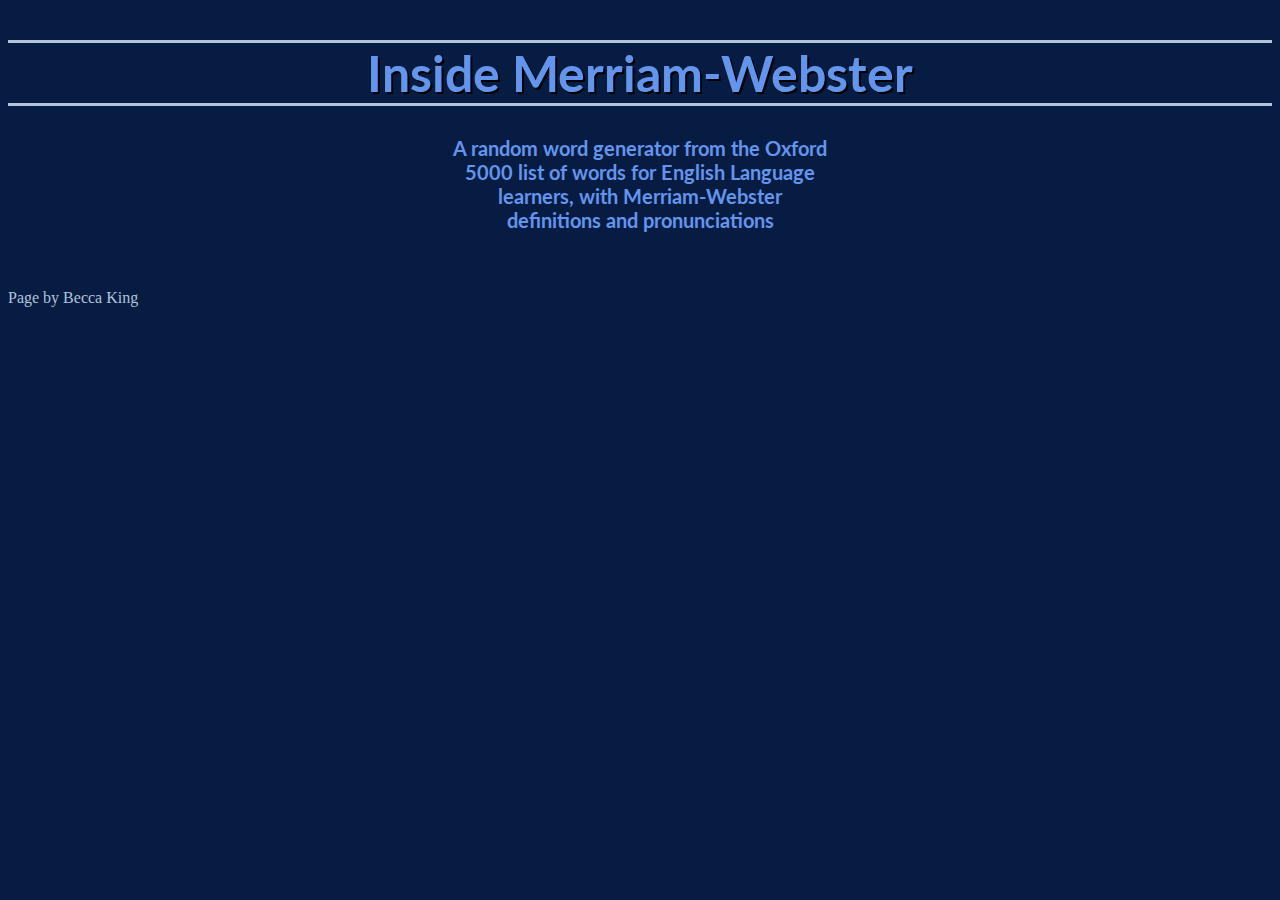
<file: dictionary-app/index.html>
<!DOCTYPE html>
<html lang="en" dir="ltr">
  <head>
    <meta charset="utf-8">
    <title>Inside Merriam-Webster</title>
    <script
    src="https://code.jquery.com/jquery-3.4.1.min.js"
    integrity="sha256-CSXorXvZcTkaix6Yvo6HppcZGetbYMGWSFlBw8HfCJo="
    crossorigin="anonymous"></script>
    <script src="js/app.js"></script>
    <link rel="stylesheet" href="css/style.css">
    <link href="https://fonts.googleapis.com/css?family=Lato|Nunito" rel="stylesheet">
    <link href="https://fonts.googleapis.com/css2?family=Noto+Sans+JP:wght@100;400&display=swap" rel="stylesheet">

    <meta name="viewport" content="width=device-width, initial-scale=1.0">
  </head>
  <body>
  <div class="container">
  <h1 class="openModal">Inside Merriam-Webster</h1>
  <h2 class='description'>A random word generator from the Oxford 5000 list of words for English Language learners, with Merriam-Webster definitions and pronunciations</h2>
  <div id="modal">
    <div id="modal-textbox">
      <h1 id="modal-heading">Inside Merriam-Webster</h1>
      <p>Inside Merriam-Webster generates random words from the Oxford 5000 list for advanced English learners, along with pronunciations and definitions from the Merriam-Webster dictionary. Enjoy!</p>
      <button id="close">Close</button>
    </div>
  </div>
  </div>
  <br>
  <a href="https://github.com/beccaking">Page by Becca King</a>
  </body>
</html>
</file>
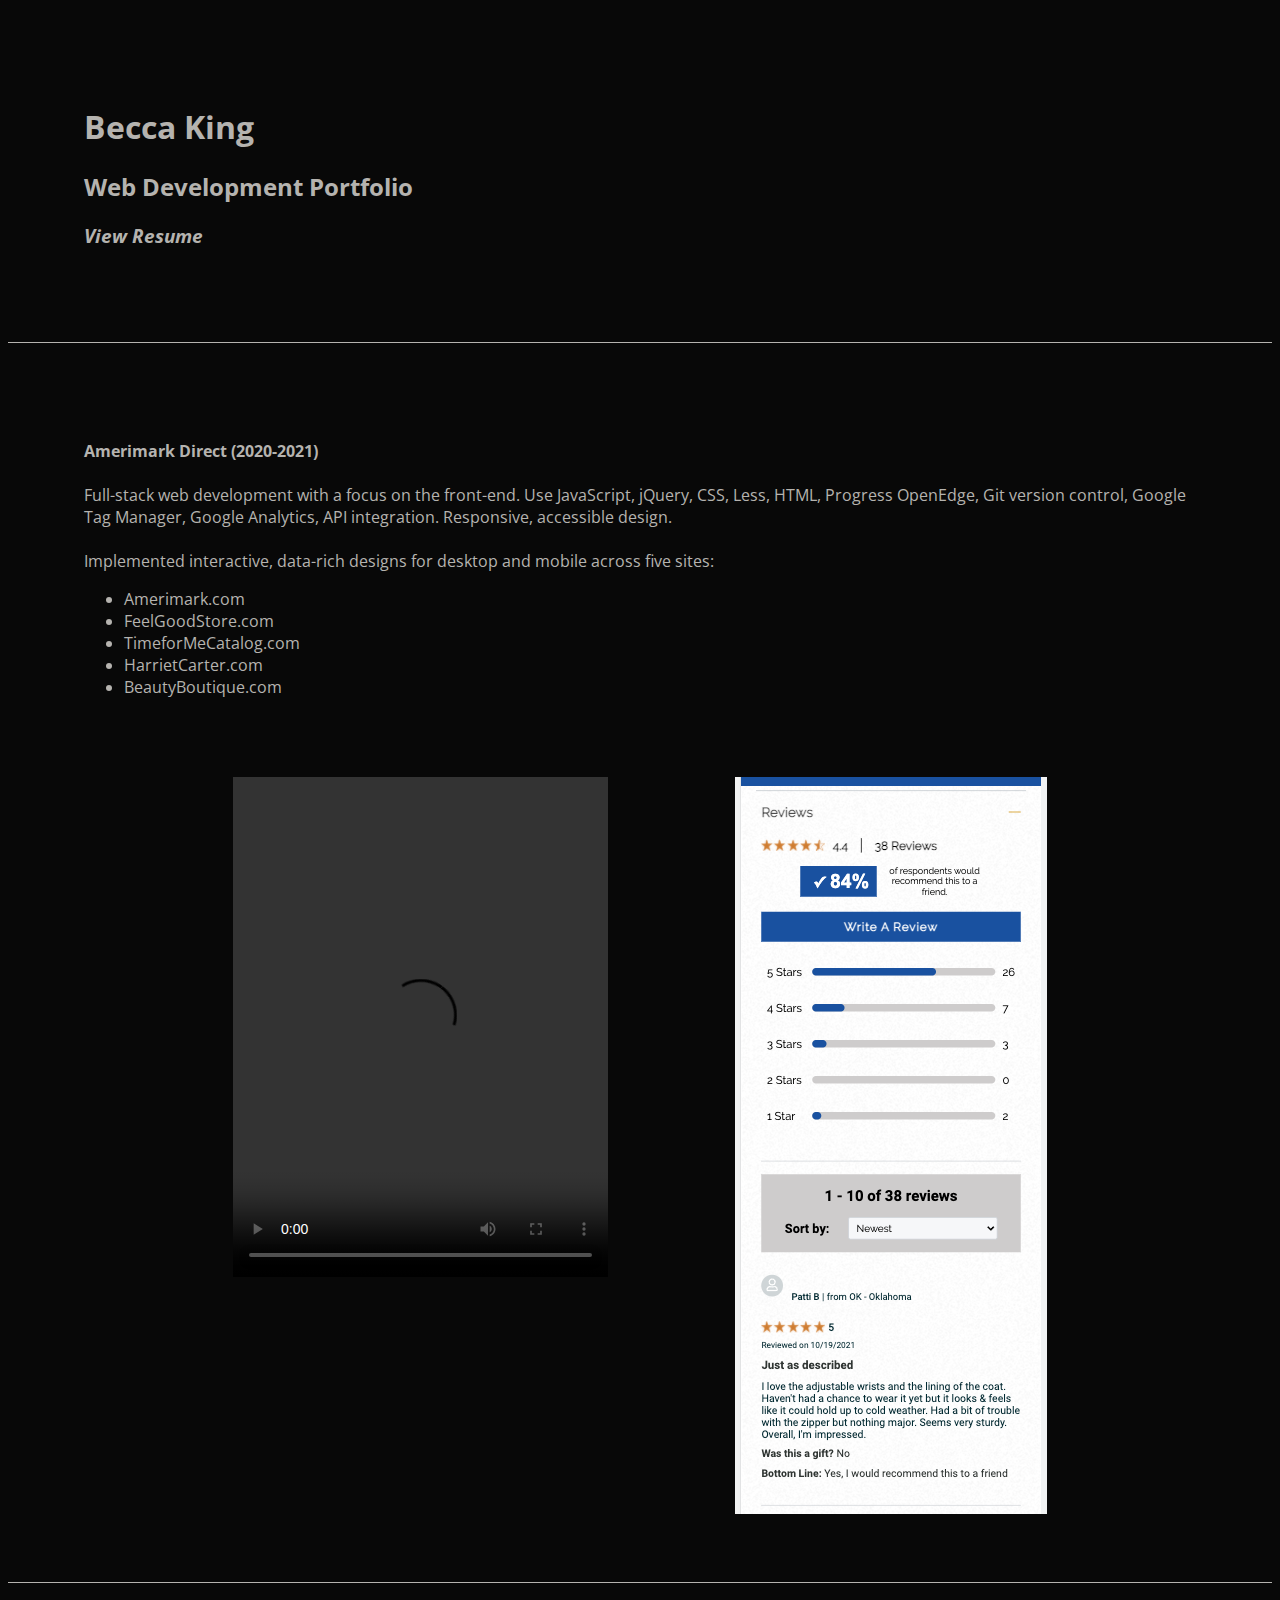
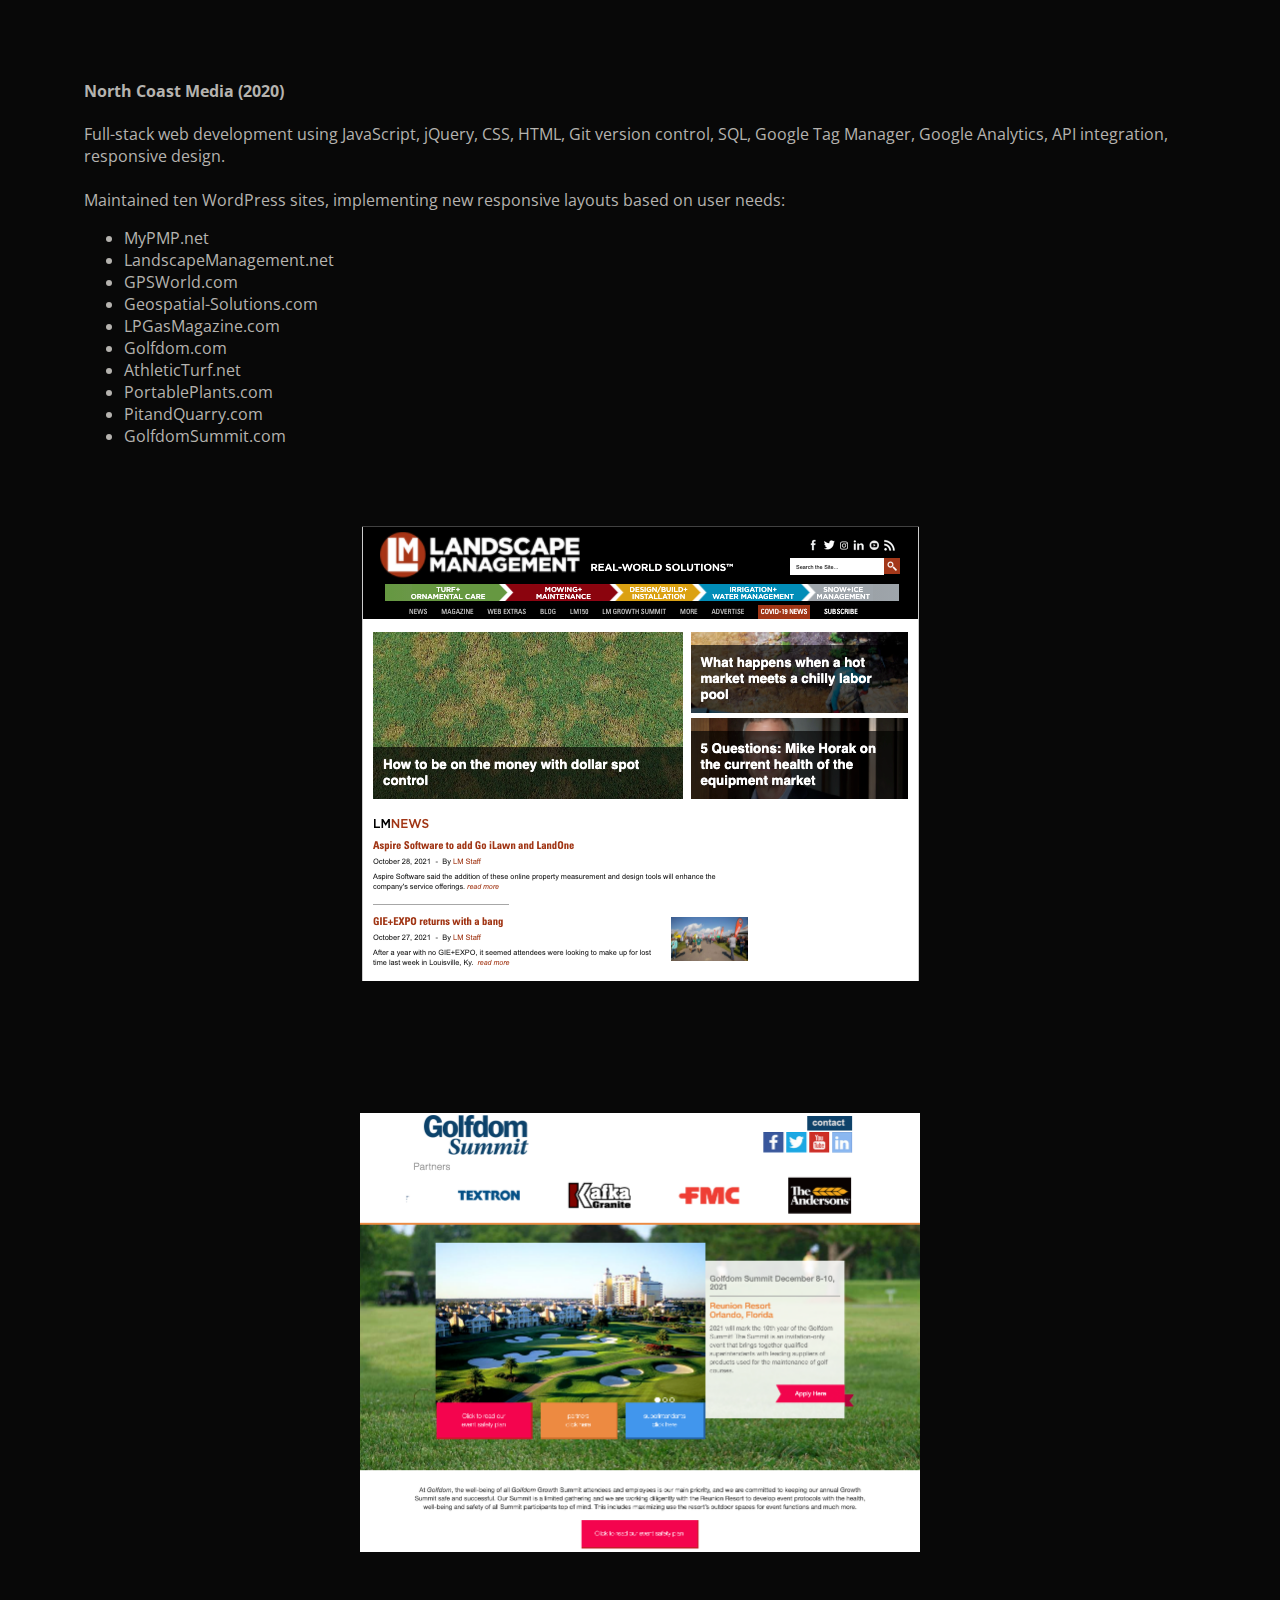
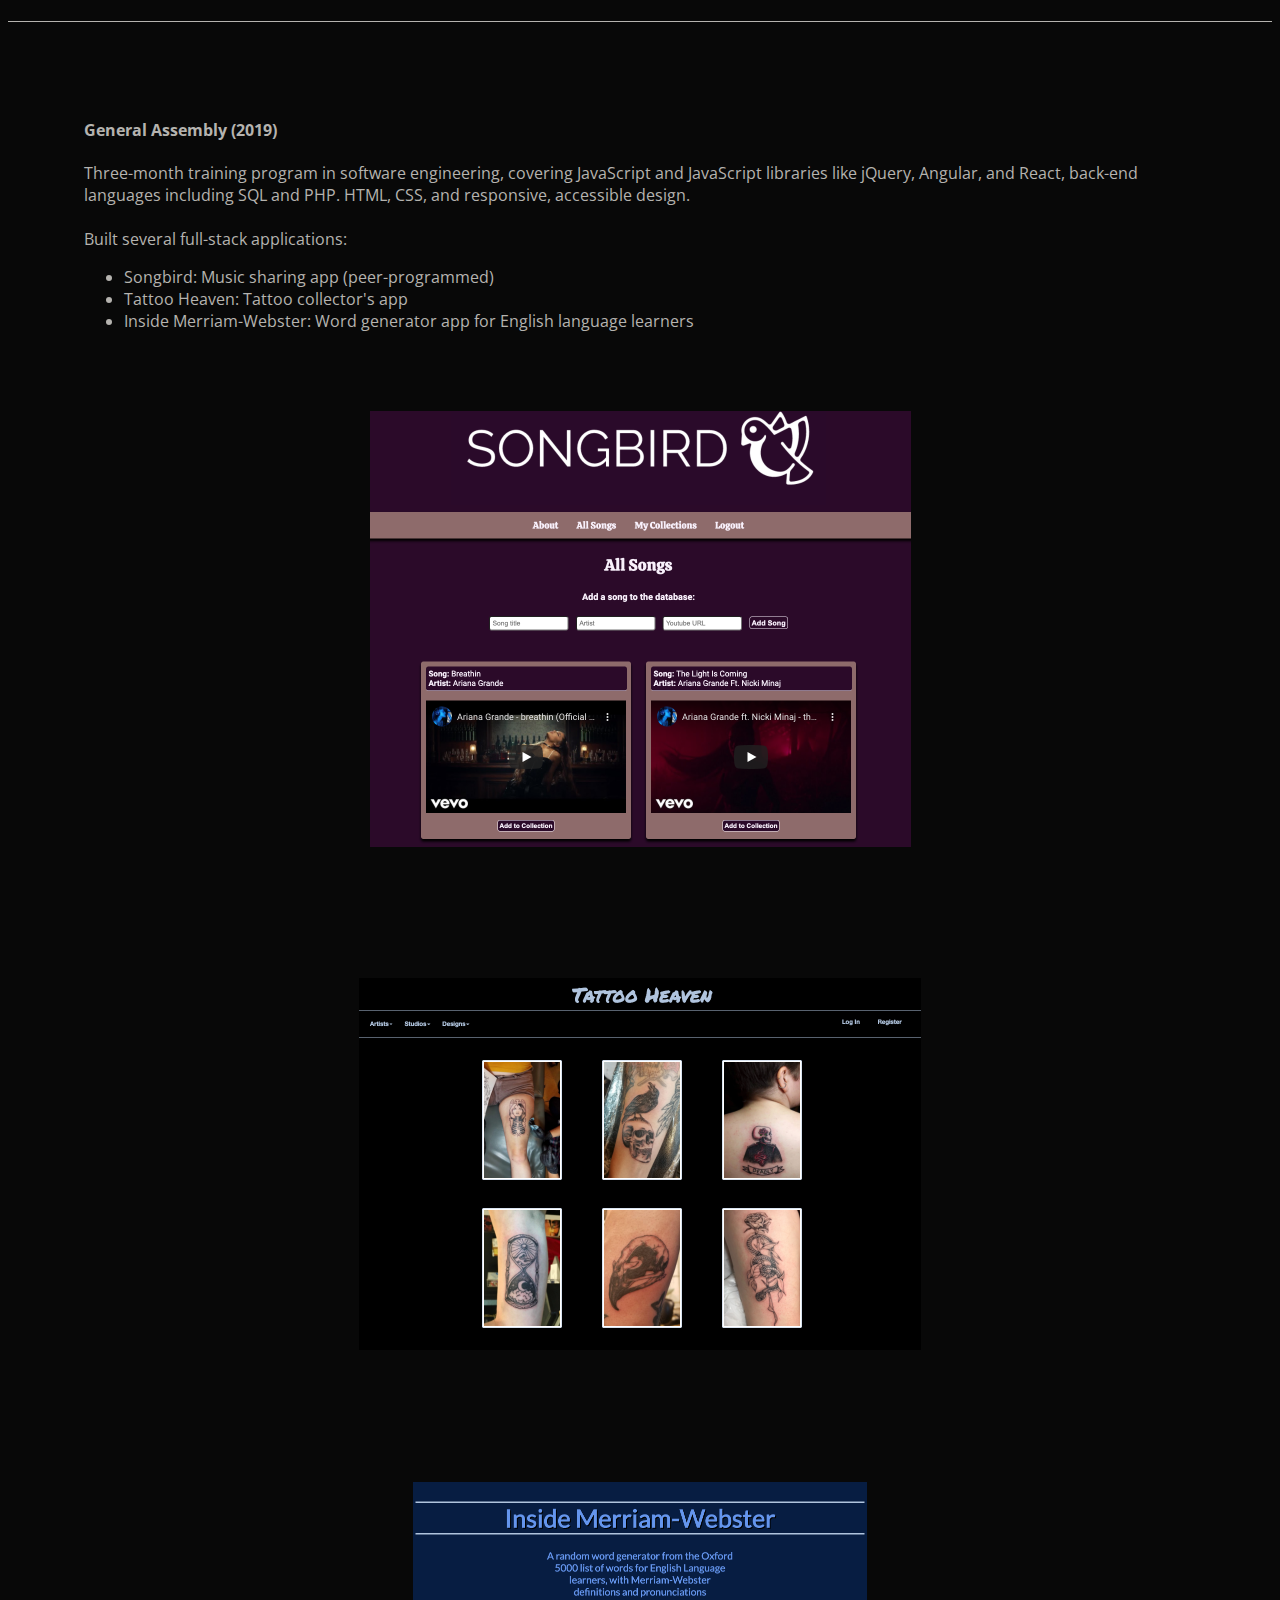
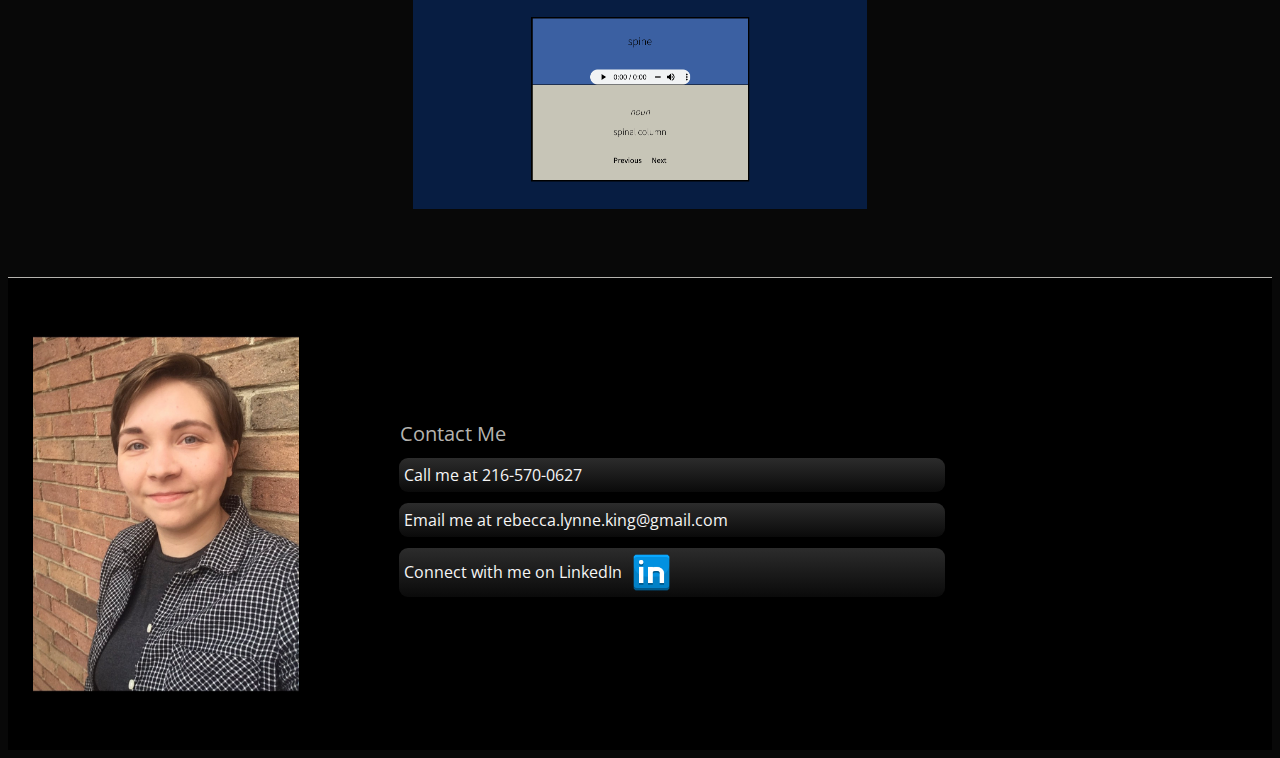
<file: portfolio/index.html>
<!DOCTYPE html>
<html lang="en" dir="ltr">
  <head>
    <meta charset="utf-8">
    <meta name="viewport" content="width=device-width, initial-scale=1.0">
    <link rel="stylesheet" href="style.css?v=3" type="text/css">
    <link rel="preconnect" href="https://fonts.gstatic.com">
    <link href="https://fonts.googleapis.com/css2?family=Courgette&family=Open+Sans:ital,wght@0,300;0,400;0,600;0,700;1,300;1,400;1,600;1,700&display=swap" rel="stylesheet">
  </head>
  <body>
    <header>
        <h1>Becca King</h1>
        <h2>Web Development Portfolio</h2>
        <a href='./Resume_RebeccaKing.pdf' id='resume'><h3>View Resume</h3></a>
    </header>
    <main>
        <div class='square'>
          <div id='Amerimark'>
            <h4>Amerimark Direct (2020-2021)</h4>
            <span>Full-stack web development with a focus on the front-end. Use JavaScript, jQuery, CSS, Less, HTML, Progress OpenEdge, Git version control, Google Tag Manager, Google Analytics, API integration. Responsive, accessible design.</span>
            <br>
            <br>
            <span>Implemented interactive, data-rich designs for desktop and mobile across five sites:</span>
            <br>
            <ul>
              <li>Amerimark.com</li>
              <li>FeelGoodStore.com</li>
              <li>TimeforMeCatalog.com</li>
              <li>HarrietCarter.com</li>
              <li>BeautyBoutique.com</li>
            </ul>
          </div>
          <a href="https://amerimark.com/apparel/shop.html"><video width='375' height='500' controls><source src='http://beccakingwebdev.info/wp-content/uploads/2021/08/AmeriMarkFilterSort.mp4' type='video/mp4'></source></video></a>
          <a href="https://www.amerimark.com/152231.html"><img src='./images/AmerimarkReviewsMobile.png' alt='Amerimark Product Review Section, Mobile'></a>
          <!-- <a href="https://www.amerimark.com/152231.html"><img src='./images/AmerimarkReviews.png' alt='Amerimark Product Review Section' class='full-width'></a>  -->
        </div>
        <div class='square'>
          <div id='NCM'>
            <h4>North Coast Media (2020)</h4>
            <span>Full-stack web development using JavaScript, jQuery, CSS, HTML, Git version control, SQL, Google Tag Manager, Google Analytics, API integration, responsive design.</span>
            <br>
            <br>
            <span>Maintained ten WordPress sites, implementing new responsive layouts based on user needs:</span>
            <br>
            <ul>
              <li>MyPMP.net</li>
              <li>LandscapeManagement.net</li>
              <li>GPSWorld.com</li>
              <li>Geospatial-Solutions.com</li>
              <li>LPGasMagazine.com</li>
              <li>Golfdom.com</li>
              <li>AthleticTurf.net</li>
              <li>PortablePlants.com</li>
              <li>PitandQuarry.com</li>
              <li>GolfdomSummit.com</li>
            </ul>
          </div>
          <a href='https://landscapemanagement.net'><img src='./images/LM.png' alt='LandscapeManagment.net Home Page' class='full-width'></a>
          <a href='http://golfdomsummit.com/'><img src='./images/Golfdom.png' alt='GolfdomSummit.com Home Page' class='half-width'></a>
        </div>
        <div class='square'>
          <div id='GA'>
            <h4>General Assembly (2019)</h4>
            <span>Three-month training program in software engineering, covering JavaScript and JavaScript libraries like jQuery, Angular, and React, back-end languages including SQL and PHP. HTML, CSS, and responsive, accessible design.</span>
            <br>
            <br>
            <span>Built several full-stack applications:</span>
            <br>
            <ul>
              <li>Songbird: Music sharing app (peer-programmed)</li>
              <li>Tattoo Heaven: Tattoo collector's app</li>
              <li>Inside Merriam-Webster: Word generator app for English language learners</li>
            </ul>
          </div>
          <a href='https://songbirds.herokuapp.com/'><img src='./images/Songbirds.png' alt='Songbirds application' class='half-width'></a>
          <a href='https://tattoo-heaven.herokuapp.com/'><img src='./images/Tattoo.png?v=2' alt='Tattoo Heaven application' class='half-width'></a>
          <a href='https://beccaking.github.io/dictionary-app/'><img src='./images/Dictionary.png' alt='Dictionary application' class='half-width'></a>
       </div>
    </main>
    <footer>
      <img src='./images/IMG_7979.jpeg' alt='Headshot, Rebecca King'>
      <div id='footer-bio'>
        <span>Contact Me</span>
        <a href='tel:2165700627'>Call me at 216-570-0627</a>
        <a href='mailto:rebecca.lynne.king@gmail.com'>Email me at rebecca.lynne.king@gmail.com</a>
        <a href='https://www.linkedin.com/in/becca-king-/'>Connect with me on LinkedIn <img src='./images/LinkedIn.png' alt='LinkedIn'></a>
      </div>
      <script src="https://code.jquery.com/jquery-3.6.0.min.js" integrity="sha256-/xUj+3OJU5yExlq6GSYGSHk7tPXikynS7ogEvDej/m4=" crossorigin="anonymous"></script>
      <script src='app.js'></script>
    </footer>
  </body>
</html>
</file>
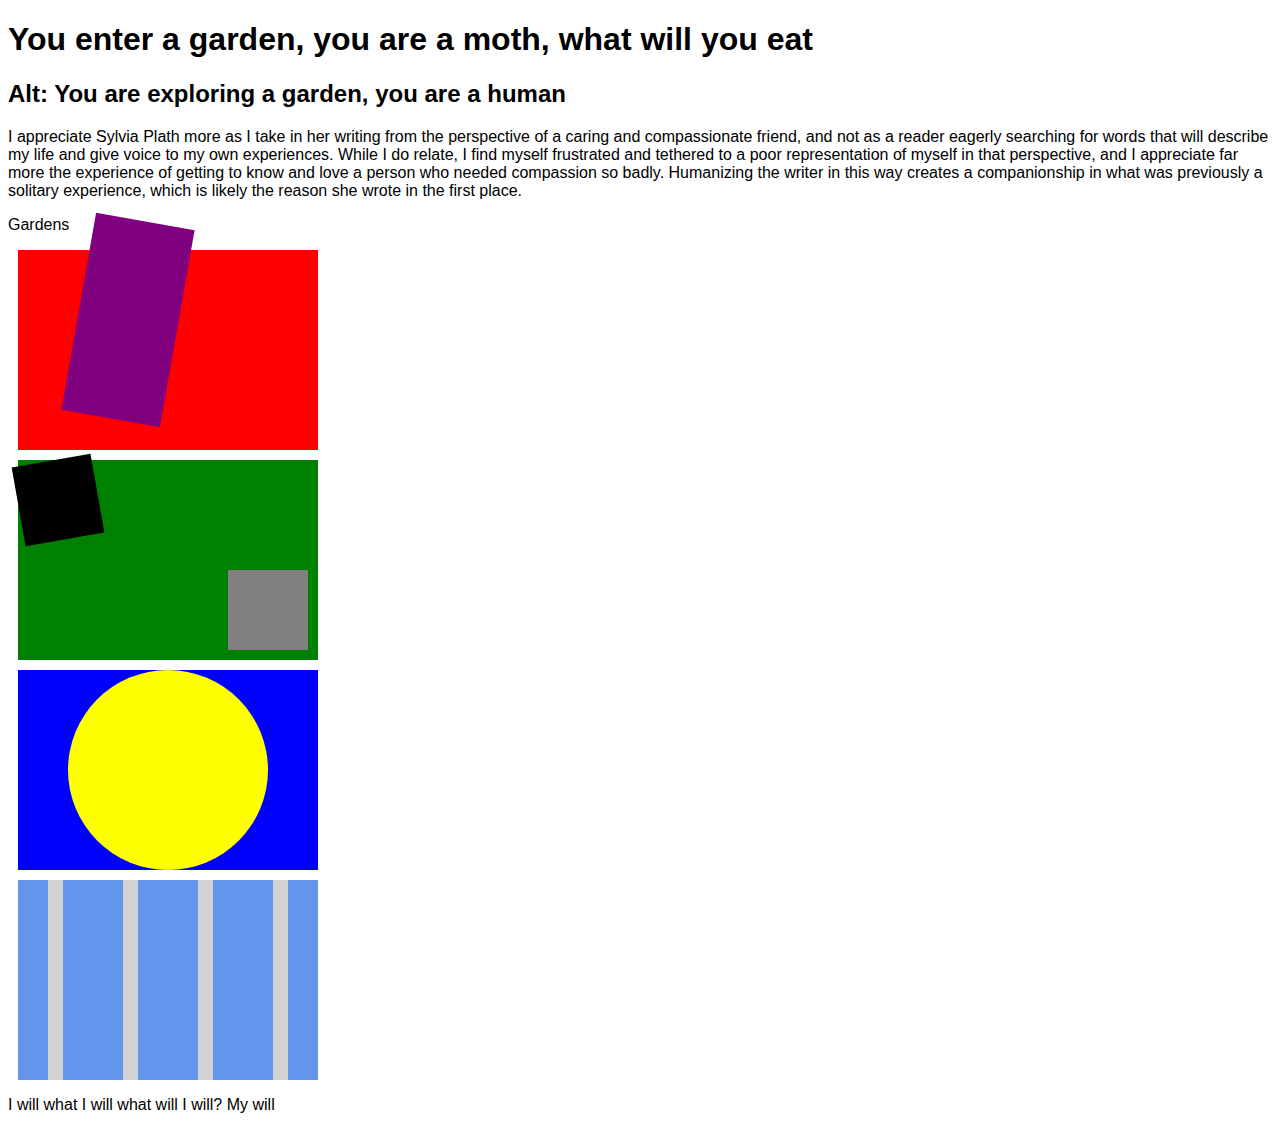
<file: sandbox/index.html>
<!DOCTYPE html>
<html lang="en" dir="ltr">
  <head>
    <meta charset="utf-8">
    <title>A Moth in a Garden</title>
    <link rel="stylesheet" href="./style.css">
  </head>
  <body>
    <h1>You enter a garden, you are a moth, what will you eat</h1>
    <h2>Alt: You are exploring a garden, you are a human</h2>
    <p>I appreciate Sylvia Plath more as I take in her writing from the perspective of a caring and compassionate friend, and not as a reader eagerly searching for words that will describe my life and give voice to my own experiences. While I do relate, I find myself frustrated and tethered to a poor representation of myself in that perspective, and I appreciate far more the experience of getting to know and love a person who needed compassion so badly. Humanizing the writer in this way creates a companionship in what was previously a solitary experience, which is likely the reason she wrote in the first place.</p>
    <p>Gardens</p>
    <div class='red'>
      <div class='purple'></div>
    </div>
    <div class='green'>
      <div class='black'></div>
      <div class='grey'></div>
    </div>
    <div class='blue'>
      <div class='yellow'></div>
    </div>
    <div class='cornflowerblue'>
      <div class='lightgrey'></div>
      <div class='lightgrey'></div>
      <div class='lightgrey'></div>
      <div class='lightgrey'></div>
    </div>
    <p>I will what I will what will I will? My will</p>
  </body>
</html>
</file>
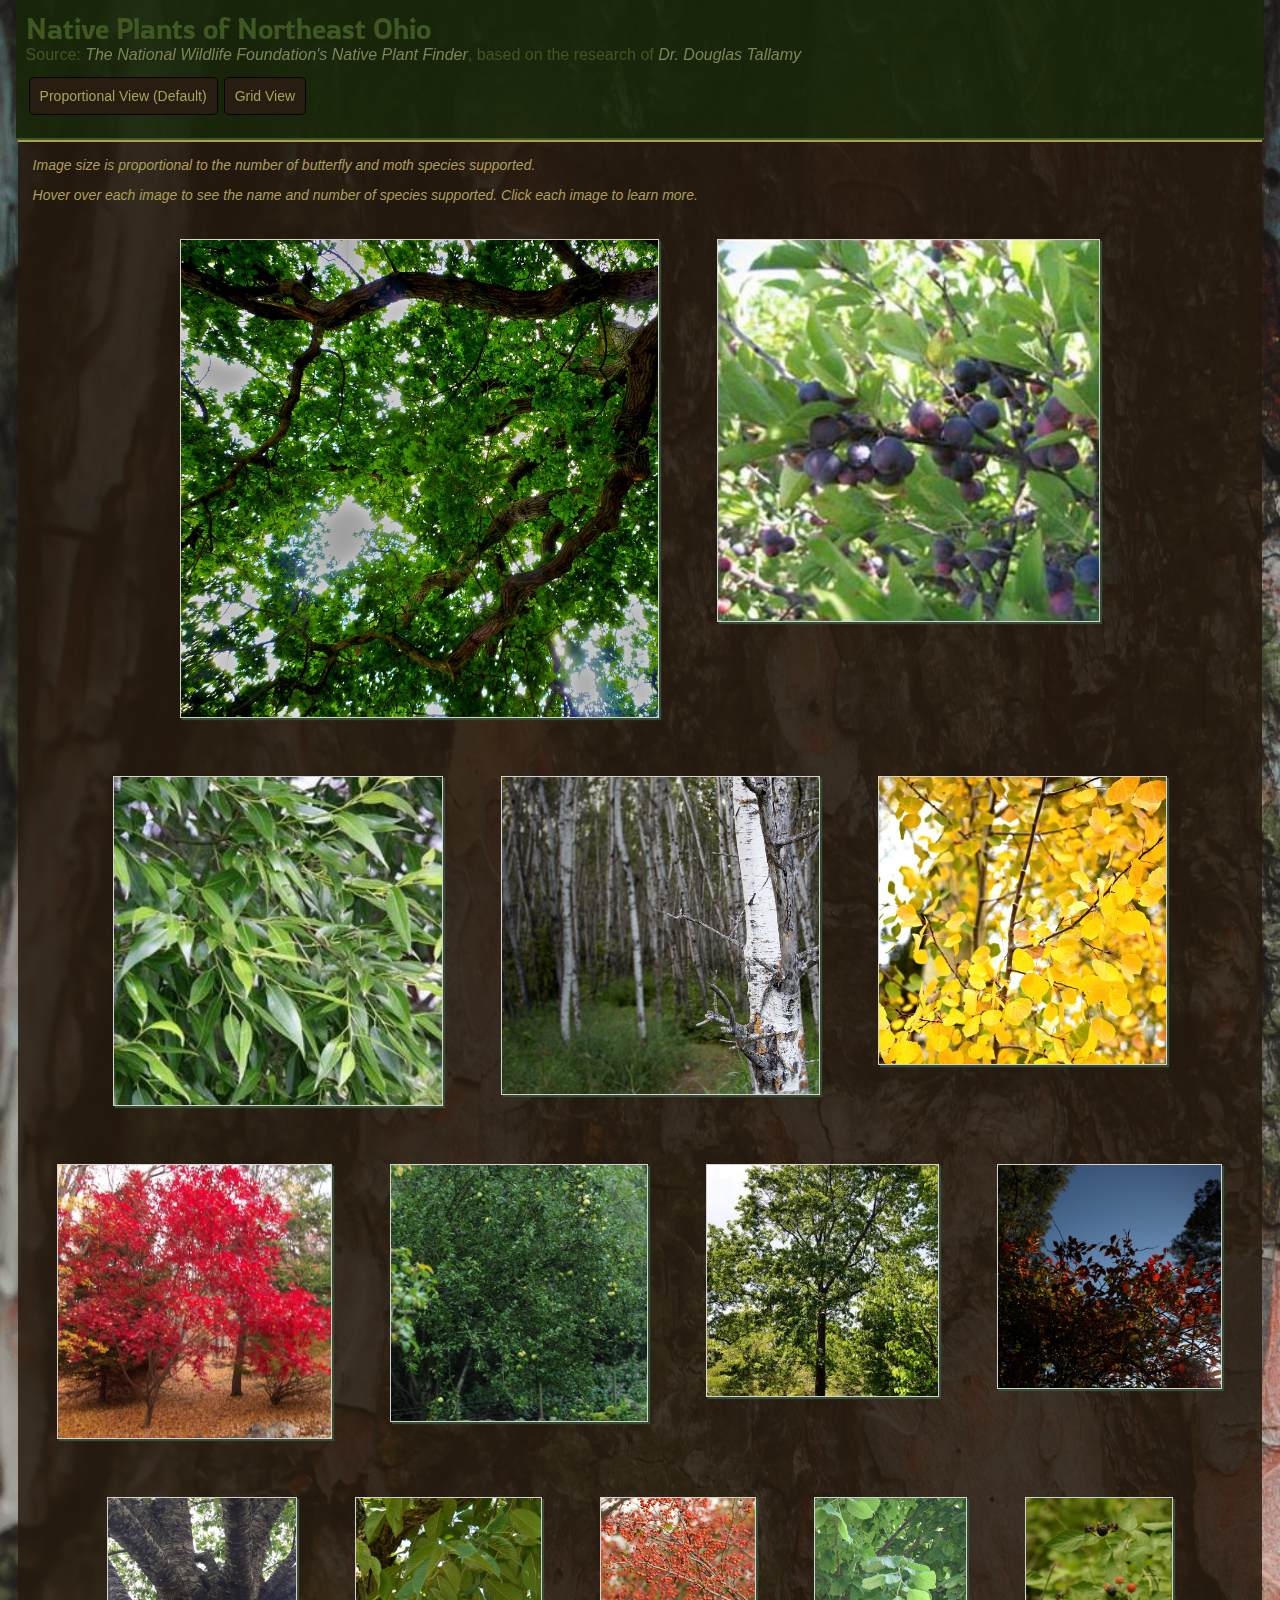
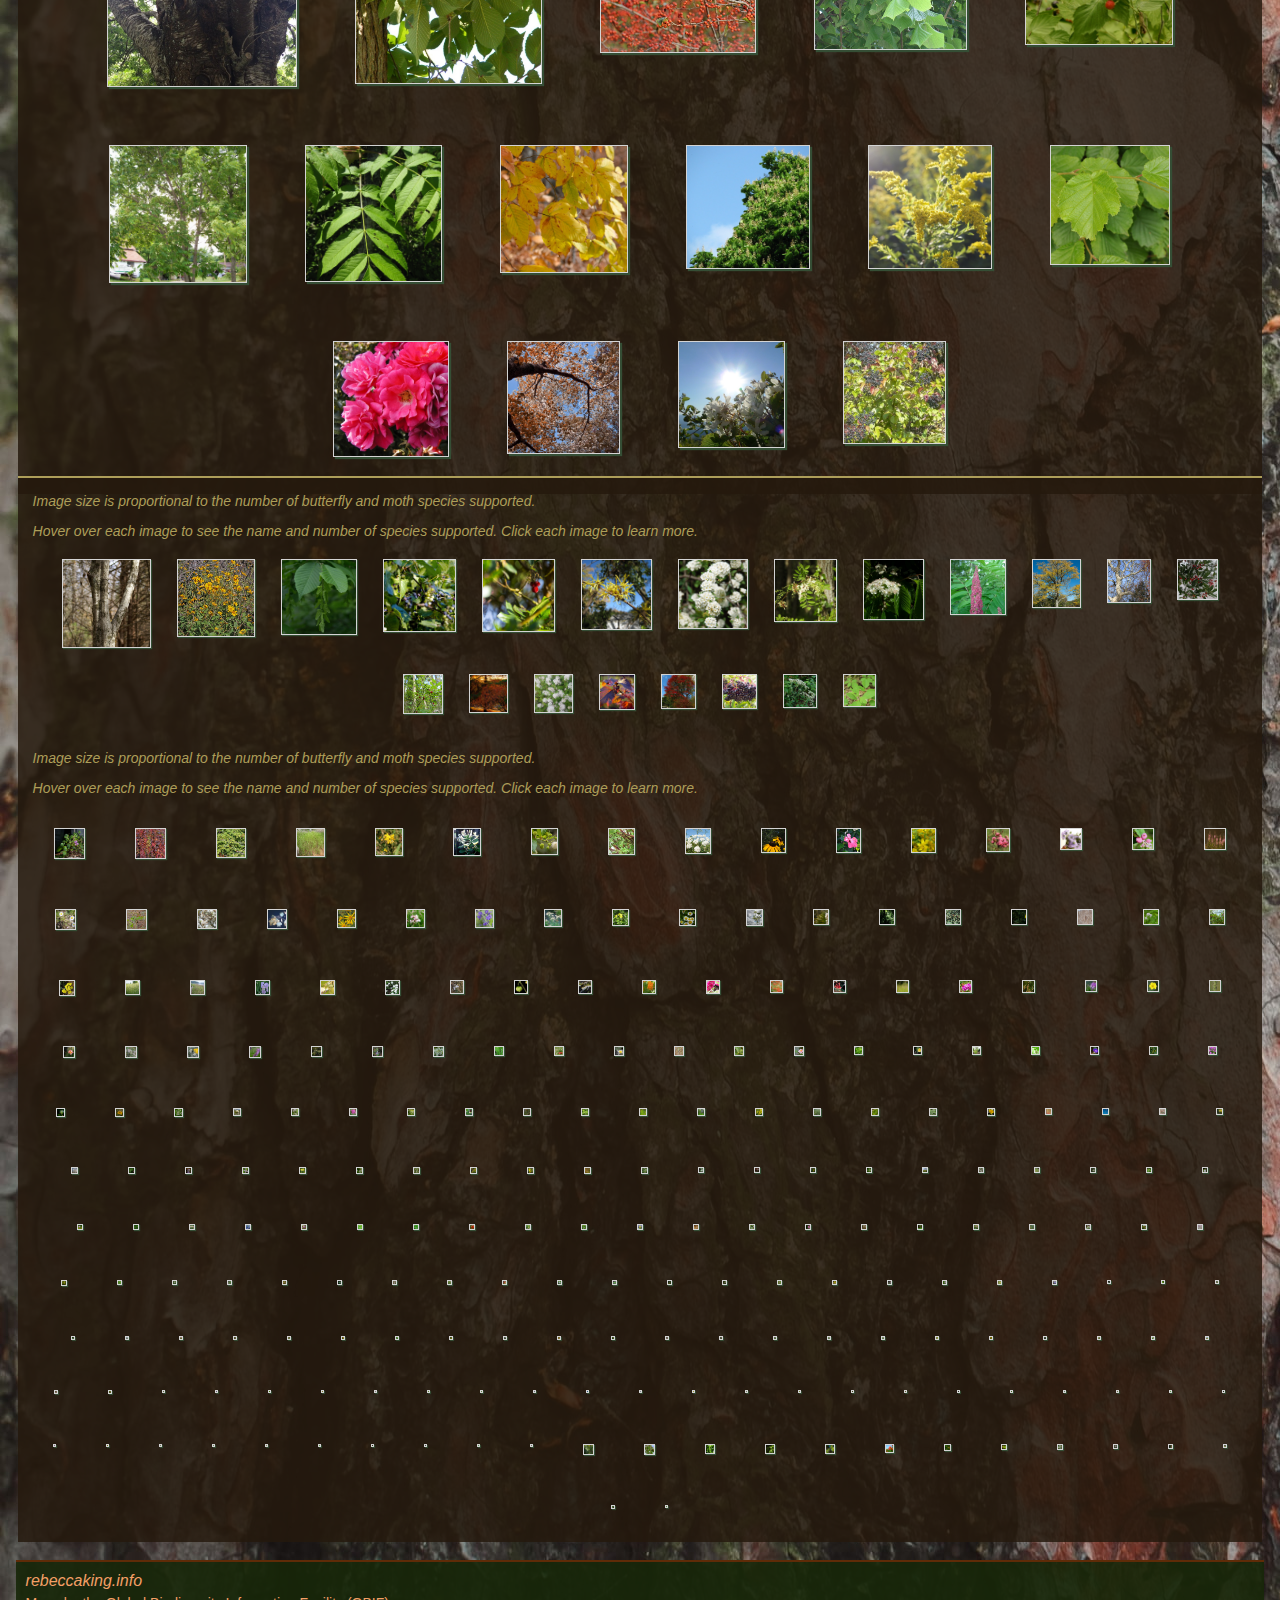
<file: data-visualizations/neohio-natives/index.html>
<!DOCTYPE html>
<html lang="en" dir="ltr">
  <head>
    <meta charset="utf-8">
    <title>Native Plants of Northeast Ohio</title>
    <link rel="stylesheet" href="./style.css">
    <link href="https://fonts.googleapis.com/css2?family=Rowdies:wght@300&display=swap" rel="stylesheet">
    <link rel="icon" type="image/png" href="./favicon.png"/>
    <meta name="viewport" content="width=device-width, initial-scale=1.0">
  </head>
  <body class='proportionate-body'>
    <header>
        <span class='label'>Native Plants of Northeast Ohio</span>
        <br>
        <span>Source: <a href='http://nwf.org/nativeplantfinder'>The National Wildlife Foundation's Native Plant Finder</a>, based on the research of <a href='http://bringingnaturehome.net'>Dr. Douglas Tallamy</a></span>
        <br>
        <div class='view-changer'>
          <span class='click click-proportion' tabindex='0'>Proportional View (Default)</span>
          <span class='click click-grid' tabindex='0'>Grid View</span>
        </div>

    </header>
    <main>
        <div class='photo-container'>
          <span class='info sizes'>Image size is proportional to the number of butterfly and moth species supported.</span>
          <span class='info'>Hover over each image to see the name and number of species supported. Click each image to learn more.</span>
          <br>
        </div>
        <div class='mid-photo-container'>
          <span class='info sizes'>Image size is proportional to the number of butterfly and moth species supported.</span>
          <span class='info'>Hover over each image to see the name and number of species supported. Click each image to learn more.</span>
          <br>
        </div>
        <div class='small-photo-container'>
          <span class='info sizes'>Image size is proportional to the number of butterfly and moth species supported.</span>
          <span class='info'>Hover over each image to see the name and number of species supported. Click each image to learn more.</span>
          <br>
        </div>
          <br>
    </main>
    <footer>
      <a href='http://rebeccaking.info'>rebeccaking.info</a>
      <span>Maps by the Global Biodiversity Information Facility (GBIF)</span>
    </footer>
    <div id='modal-backdrop'></div>
    <script src="https://code.jquery.com/jquery-3.6.0.min.js" integrity="sha256-/xUj+3OJU5yExlq6GSYGSHk7tPXikynS7ogEvDej/m4=" crossorigin="anonymous"></script>
    <script src='./data.js'> </script>
    <script src='./display.js'> </script>
    <script src='./modal.js'> </script>
  </body>
</html>
</file>
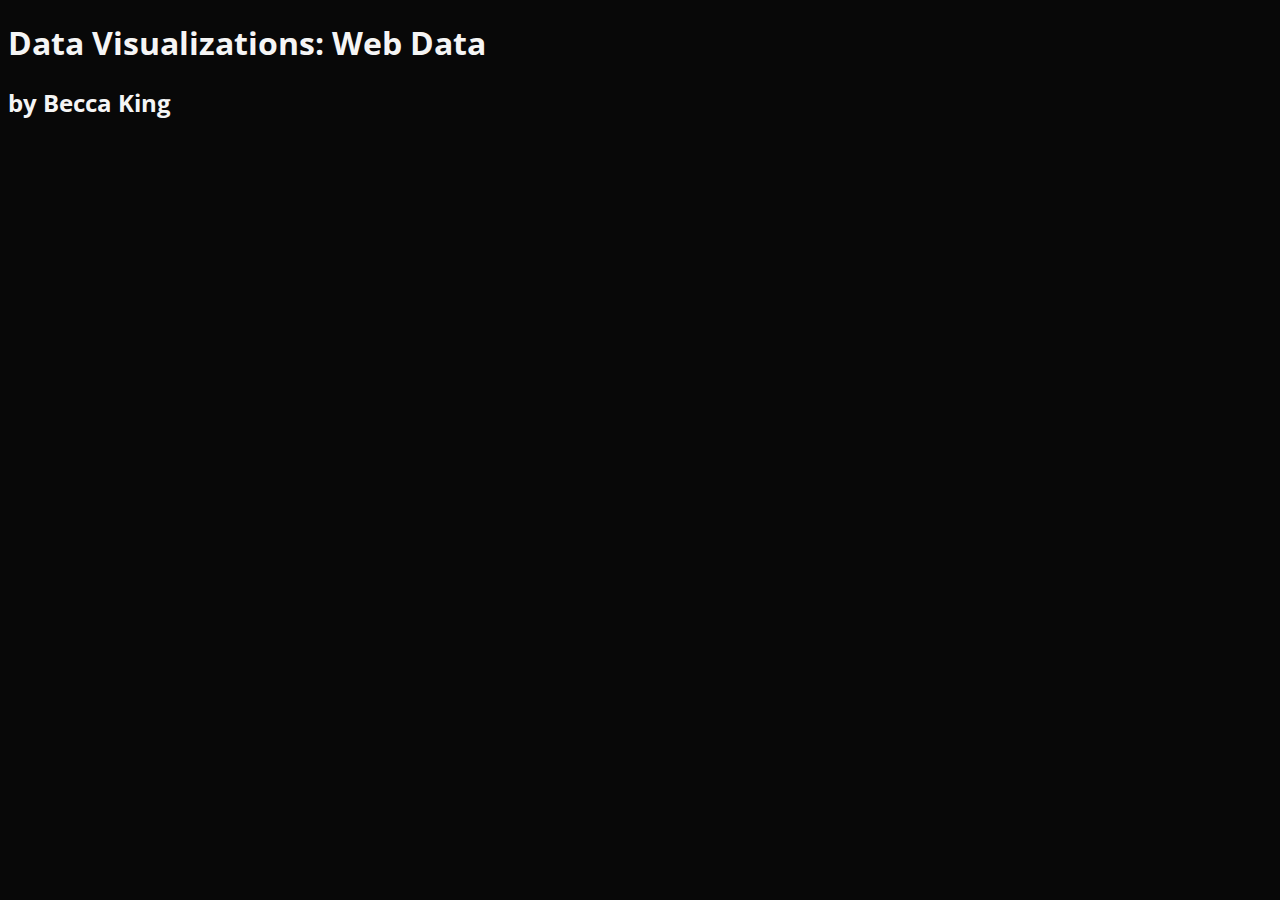
<file: data-visualizations/webdata/index.html>
<!DOCTYPE html>
<html lang="en" dir="ltr">
  <head>
    <meta charset="utf-8">
    <meta name="viewport" content="width=device-width, initial-scale=1.0">
    <title>Becca King</title>
    <link rel="stylesheet" href="style.css?v=4" type="text/css">
    <link rel="preconnect" href="https://fonts.gstatic.com">
    <link rel="icon" type="image/png" href="./favicon.png"/>
    <link href="https://fonts.googleapis.com/css2?family=Courgette&family=Open+Sans:ital,wght@0,300;0,400;0,600;0,700;1,300;1,400;1,600;1,700&display=swap" rel="stylesheet">
  </head>
  <body>
    <h1>Data Visualizations: Web Data</h1>
    <h2>by Becca King</h2>

  </body>
</html>
</file>
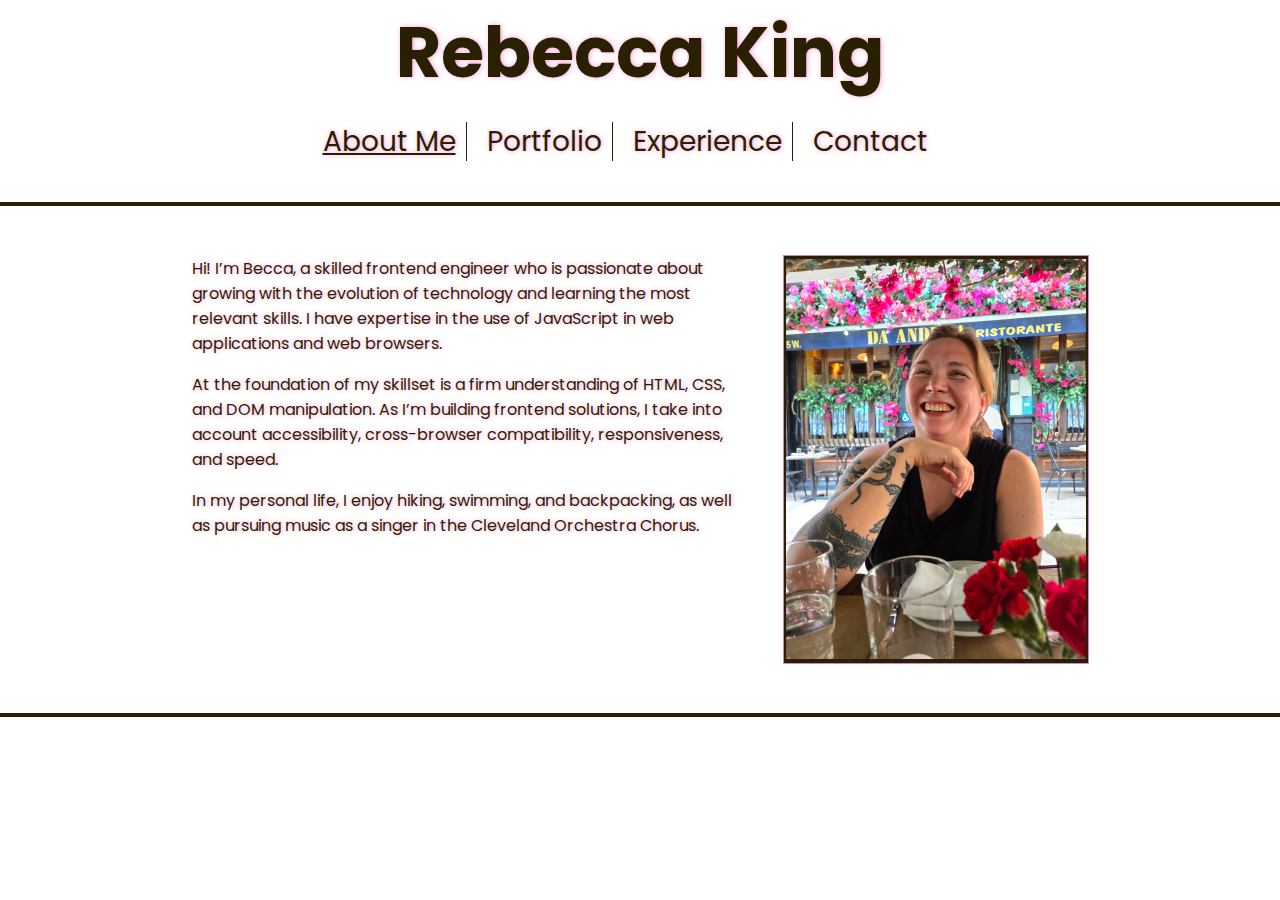
<file: about.html>
<!DOCTYPE html>
<html lang="en" dir="ltr">
  <head>
    <meta charset="utf-8">
    <meta name="viewport" content="width=device-width, initial-scale=1.0">
    <meta name="description" content="Rebecca King's Portfolio">
    <title>Rebecca King</title>
    <link rel="stylesheet" href="style.css?v=4" type="text/css">
    <link rel="stylesheet" href="https://unpkg.com/aos@next/dist/aos.css" />
    <link rel="preconnect" href="https://fonts.gstatic.com">
    <link rel="icon" type="image/svg" href="./images/code-commit-solid.svg"/>
    <link rel="preconnect" href="https://fonts.googleapis.com">
    <link rel="preconnect" href="https://fonts.gstatic.com" crossorigin>
    <link href="https://fonts.googleapis.com/css2?family=Poppins:ital,wght@0,100;0,200;0,300;0,400;0,500;0,600;0,700;0,800;0,900;1,100;1,200;1,300;1,400;1,500;1,600;1,700;1,800;1,900&display=swap" rel="stylesheet">
  
    <script src="https://code.jquery.com/jquery-3.7.1.min.js" integrity="sha256-/JqT3SQfawRcv/BIHPThkBvs0OEvtFFmqPF/lYI/Cxo=" crossorigin="anonymous"></script>
  </head>
  <body class="about">
    <header>
      <div class="mobile-nav">
        <div class="hamburger">
          <div></div>
          <div></div>
          <div></div>
        </div>
        <div class="close">X</div>
        <nav>
          <ul>
            <li><a href="./about.html">About Me</a></li>
            <li><a href="./portfolio.html">Portfolio</a></li>
            <li><a href="./experience.html">Experience</a></li>
            <li><a href="./contact.html">Contact</a></li>
          </ul>
        </nav>
      </div>
      <h1><a href="./">Rebecca King</a></h1>
      <nav class="desktop-nav">
        <ul>
          <li><a href="./about.html" class="active">About Me</a></li>
          <li><a href="./portfolio.html">Portfolio</a></li>
          <li><a href="./experience.html">Experience</a></li>
          <li><a href="./contact.html">Contact</a></li>
        </ul>
      </nav>
    </header>
    <main>
      <div class="landing-content">
        <div class="inner-container">
          <div class="text">
            <p>Hi! I’m Becca, a skilled frontend engineer who is passionate about growing with the evolution of technology and learning the most relevant skills. I have expertise in the use of JavaScript in web applications and web browsers.</p>
            <p>At the foundation of my skillset is a firm understanding of HTML, CSS, and DOM manipulation. As I’m building frontend solutions, I take into account accessibility, cross-browser compatibility, responsiveness, and speed.</p>
            <p>In my personal life, I enjoy hiking, swimming, and backpacking, as well as pursuing music as a singer in the Cleveland Orchestra Chorus.</p>
          </div>
          <img class="selfie" src="./images/self-laughing.jpg" alt="Photo of Becca King">
        </div>
      </div>
    </main>
    <footer>
      <script>

        $('.hamburger').on('click', function(){
          $('.mobile-nav nav').removeClass('hide').addClass('show')
          $('.close').show()
          $(this).hide();
        })

        $('.close').on('click', function(){
          $('.mobile-nav nav').removeClass('show').addClass('hide')
          $('.hamburger').show();
          $(this).hide();
        })
      </script>
    </footer>
  </body>
</html>
</file>
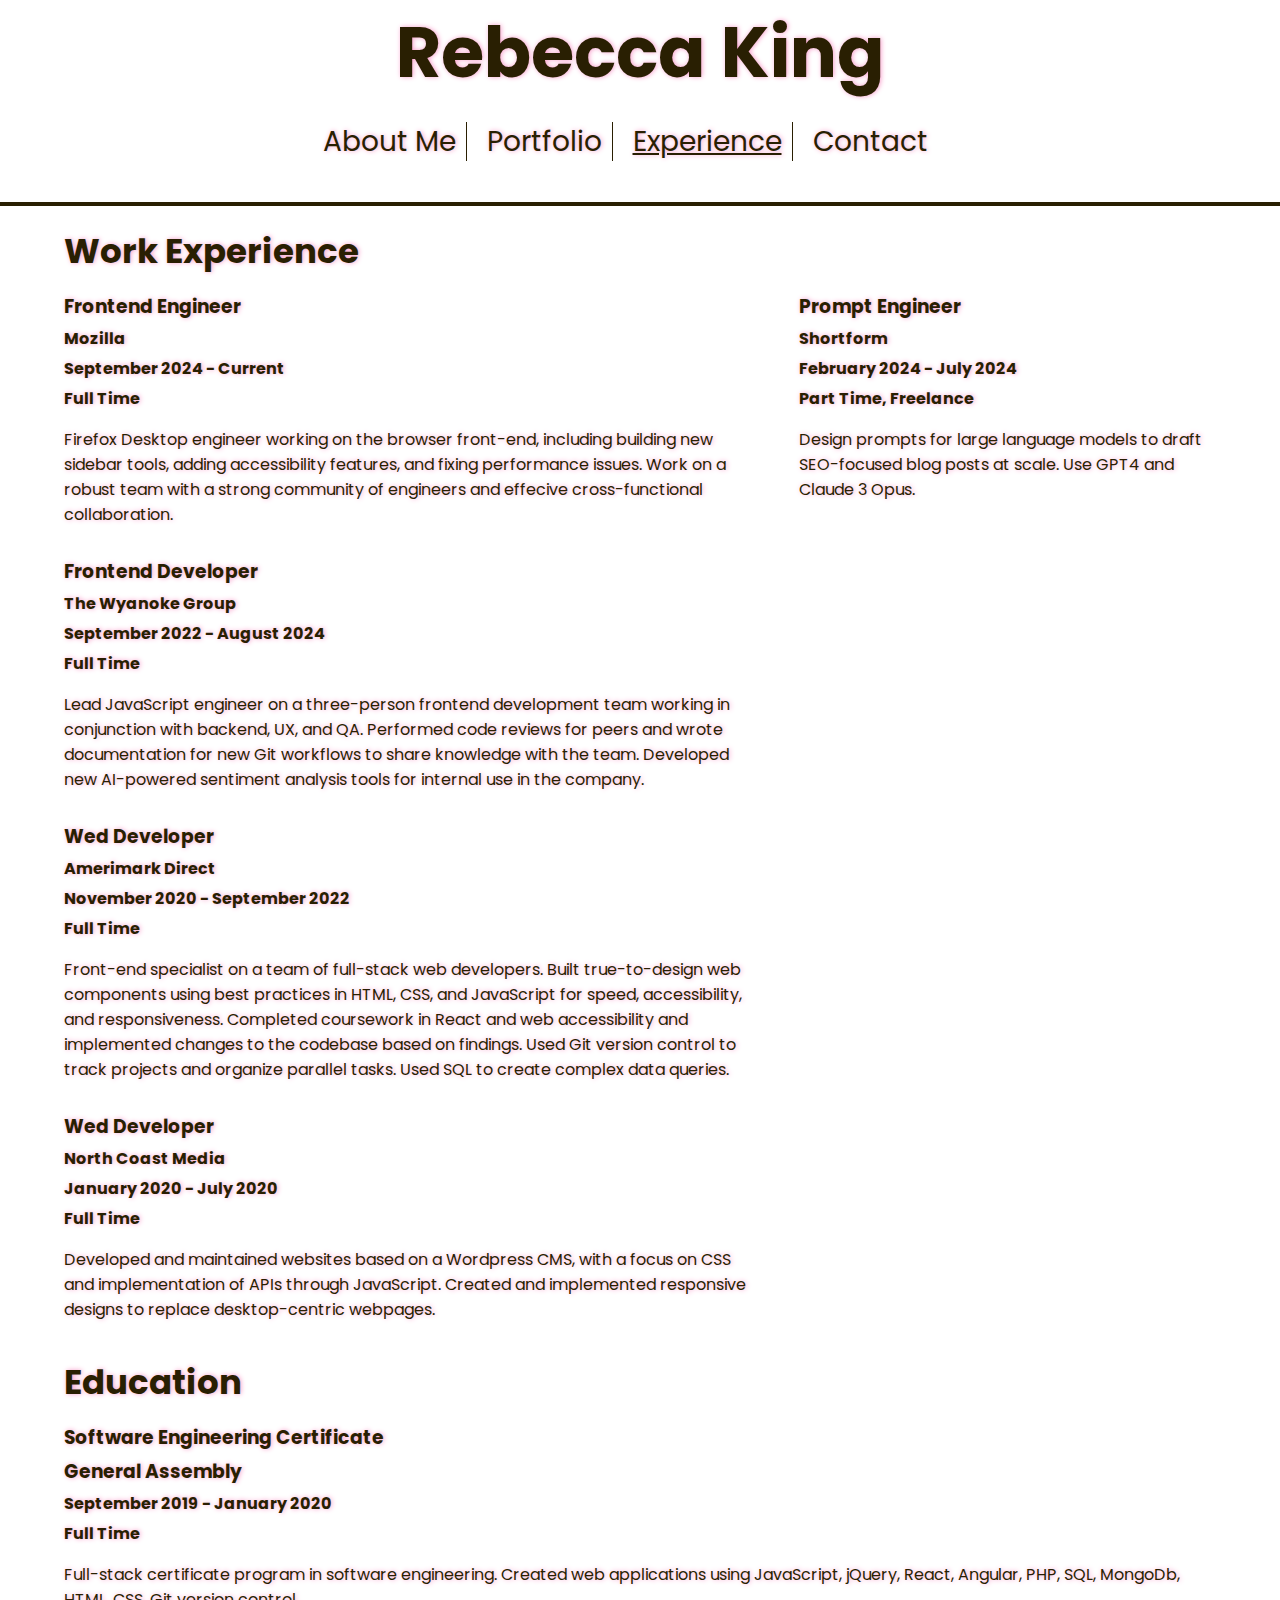
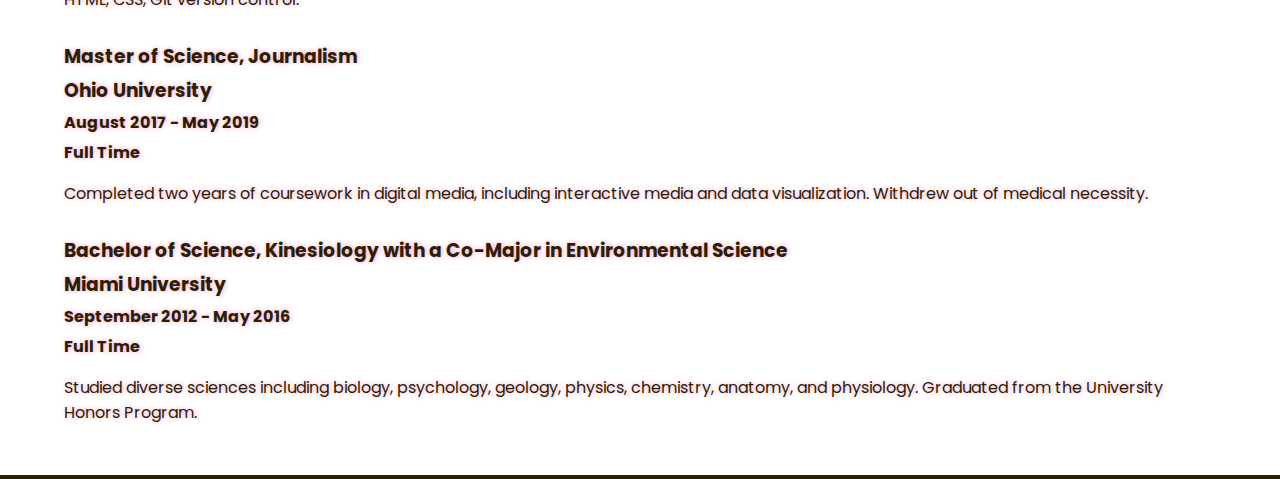
<file: experience.html>
<!DOCTYPE html>
<html lang="en" dir="ltr">
  <head>
    <meta charset="utf-8">
    <meta name="viewport" content="width=device-width, initial-scale=1.0">
    <meta name="description" content="Rebecca King's Portfolio">
    <title>Rebecca King</title>
    <link rel="stylesheet" href="style.css?v=4" type="text/css">
    <link rel="stylesheet" href="https://unpkg.com/aos@next/dist/aos.css" />
    <link rel="preconnect" href="https://fonts.gstatic.com">
    <link rel="icon" type="image/svg" href="./images/code-commit-solid.svg"/>
    <link rel="preconnect" href="https://fonts.googleapis.com">
    <link rel="preconnect" href="https://fonts.gstatic.com" crossorigin>
    <link href="https://fonts.googleapis.com/css2?family=Poppins:ital,wght@0,100;0,200;0,300;0,400;0,500;0,600;0,700;0,800;0,900;1,100;1,200;1,300;1,400;1,500;1,600;1,700;1,800;1,900&display=swap" rel="stylesheet">
  
    <script src="https://code.jquery.com/jquery-3.7.1.min.js" integrity="sha256-/JqT3SQfawRcv/BIHPThkBvs0OEvtFFmqPF/lYI/Cxo=" crossorigin="anonymous"></script>

  </head>
  <body class="experience">
    <header>
      <div class="mobile-nav">
        <div class="hamburger">
          <div></div>
          <div></div>
          <div></div>
        </div>
        <div class="close">X</div>
        <nav>
          <ul>
            <li><a href="./about.html">About Me</a></li>
            <li><a href="./portfolio.html">Portfolio</a></li>
            <li><a href="./experience.html">Experience</a></li>
            <li><a href="./contact.html">Contact</a></li>
          </ul>
        </nav>
      </div>
      <h1><a href="./">Rebecca King</a></h1>
      <nav class="desktop-nav">
        <ul>
          <li><a href="./about.html">About Me</a></li>
          <li><a href="./portfolio.html">Portfolio</a></li>
          <li><a href="./experience.html" class="active">Experience</a></li>
          <li><a href="./contact.html">Contact</a></li>
        </ul>
      </nav>
    </header>
    <main>
      <div class="landing-content">
        <div class="inner-container">
          <div class="work-experience">
            <h2>Work Experience</h2>
            <div class="work-columns">
              <div class="full-time">
                <div class="experience-listing">
                  <h3>Frontend Engineer</h3>
                  <h4>Mozilla</h4>
                  <h4>September 2024 - Current</h4>
                  <h4>Full Time</h4>
                  <p>Firefox Desktop engineer working on the browser front-end, including building new sidebar tools, adding accessibility features, and fixing performance issues. Work on a robust team with a strong community of engineers and effecive cross-functional collaboration.</p>
                </div>
                <div class="experience-listing">
                  <h3>Frontend Developer</h3>
                  <h4>The Wyanoke Group</h4>
                  <h4>September 2022 - August 2024</h4>
                  <h4>Full Time</h4>
                  <p>Lead JavaScript engineer on a three-person frontend development team working in conjunction with backend, UX, and QA. Performed code reviews for peers and wrote documentation for new Git workflows to share knowledge with the team. Developed new AI-powered sentiment analysis tools for internal use in the company.</p>
                </div>
                <div class="experience-listing">
                  <h3>Wed Developer</h3>
                  <h4>Amerimark Direct</h4>
                  <h4>November 2020 - September 2022</h4>
                  <h4>Full Time</h4>
                  <p>Front-end specialist on a team of full-stack web developers. Built true-to-design web components using best practices in HTML, CSS, and JavaScript for speed, accessibility, and responsiveness. Completed coursework in React and web accessibility and implemented changes to the codebase based on findings. Used Git version control to track projects and organize parallel tasks. Used SQL to create complex data queries.</p>
                </div>
                <div class="experience-listing">
                  <h3>Wed Developer</h3>
                  <h4>North Coast Media</h4>
                  <h4>January 2020 - July 2020</h4>
                  <h4>Full Time</h4>
                  <p>Developed and maintained websites based on a Wordpress CMS, with a focus on CSS and implementation of APIs through JavaScript. Created and implemented responsive designs to replace desktop-centric webpages.</p>
                </div>
              </div>
              <div class="freelance">
                <div class="experience-listing">
                  <h3>Prompt Engineer</h3>
                  <h4>Shortform</h4>
                  <h4>February 2024 - July 2024</h4>
                  <h4>Part Time, Freelance</h4>
                  <p>Design prompts for large language models to draft SEO-focused blog posts at scale. Use GPT4 and Claude 3 Opus.</p>
                </div>
              </div>
            </div>
            <div class="education">
              <h2>Education</h2>
              <div class="experience-listing">
                <h3>Software Engineering Certificate</h3>
                <h3>General Assembly</h3>
                <h4>September 2019 - January 2020</h4>
                <h4>Full Time</h4>
                <p>Full-stack certificate program in software engineering. Created web applications using JavaScript, jQuery, React, Angular, PHP, SQL, MongoDb, HTML, CSS, Git version control.</p>
              </div>
              <div class="experience-listing">
                <h3>Master of Science, Journalism</h3>
                <h3>Ohio University</h3>
                <h4>August 2017 - May 2019</h4>
                <h4>Full Time</h4>
                <p>Completed two years of coursework in digital media, including interactive media and data visualization. Withdrew out of medical necessity.</p>
              </div>
              <div class="experience-listing">
                <h3>Bachelor of Science, Kinesiology with a Co-Major in Environmental Science</h3>
                <h3>Miami University</h3>
                <h4>September 2012 - May 2016</h4>
                <h4>Full Time</h4>
                <p>Studied diverse sciences including biology, psychology, geology, physics, chemistry, anatomy, and physiology. Graduated from the University Honors Program.</p>
              </div>
            </div>
          </div>
        </div>
      </div>
    </main>
    <footer>
      <script src="https://code.jquery.com/jquery-3.7.1.min.js" integrity="sha256-/JqT3SQfawRcv/BIHPThkBvs0OEvtFFmqPF/lYI/Cxo=" crossorigin="anonymous"></script>

      <script>
        $('.hamburger').on('click', function(){
          $('.mobile-nav nav').removeClass('hide').addClass('show')
          $('.close').show()
          $(this).hide();
        })

        $('.close').on('click', function(){
          $('.mobile-nav nav').removeClass('show').addClass('hide')
          $('.hamburger').show();
          $(this).hide();
        })
      </script>
      </script>
    </footer>
  </body>
</html>
</file>
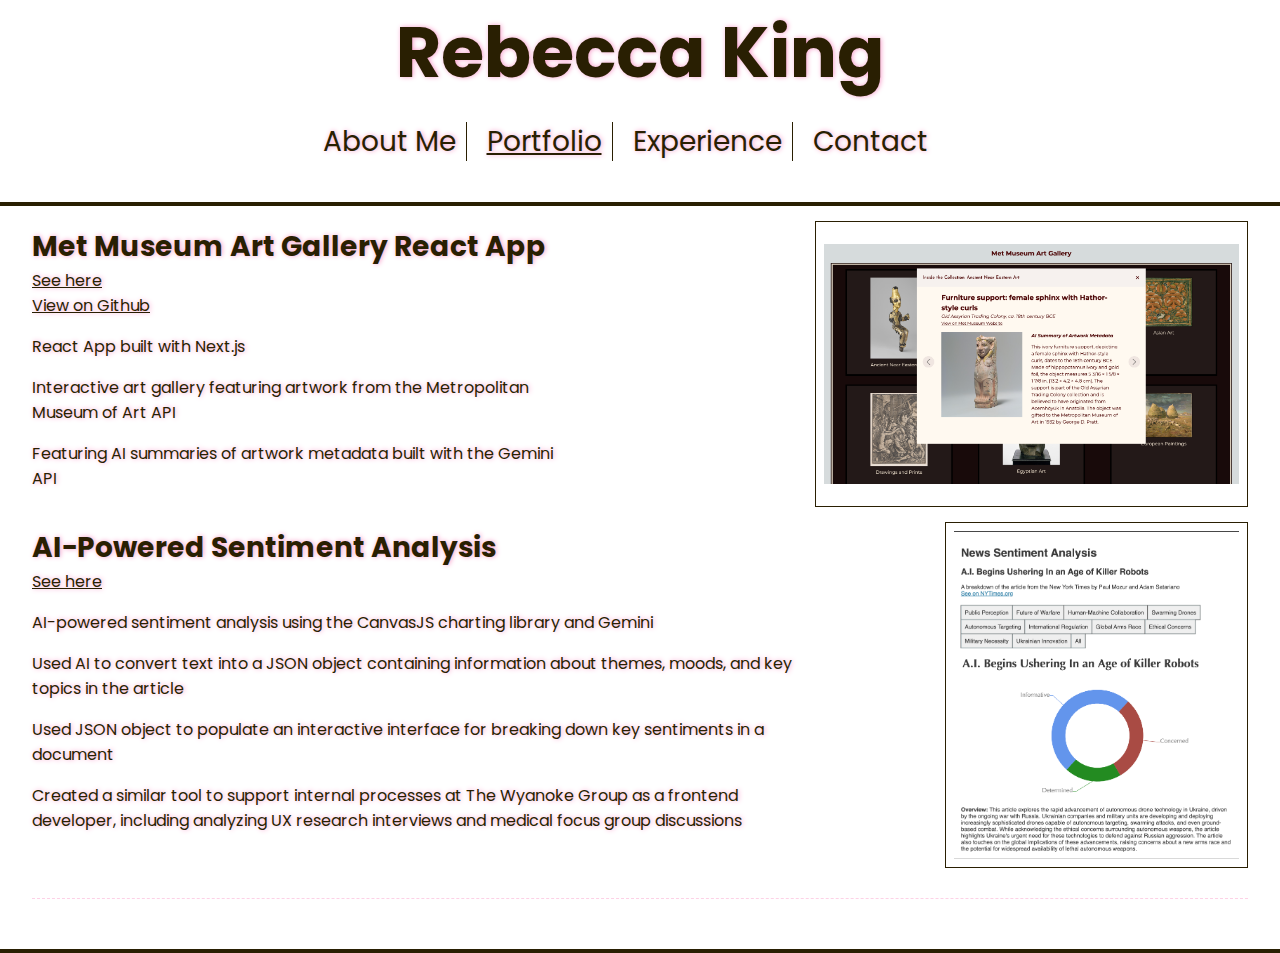
<file: portfolio.html>
<!DOCTYPE html>
<html lang="en" dir="ltr">
  <head>
    <meta charset="utf-8">
    <meta name="viewport" content="width=device-width, initial-scale=1.0">
    <meta name="description" content="Rebecca King's Portfolio">
    <title>Rebecca King</title>
    <link rel="stylesheet" href="style.css?v=4" type="text/css">
    <link rel="stylesheet" href="https://unpkg.com/aos@next/dist/aos.css" />
    <link rel="preconnect" href="https://fonts.gstatic.com">
    <link rel="icon" type="image/svg" href="./images/code-commit-solid.svg"/>
    <link rel="preconnect" href="https://fonts.googleapis.com">
    <link rel="preconnect" href="https://fonts.gstatic.com" crossorigin>
    <link href="https://fonts.googleapis.com/css2?family=Poppins:ital,wght@0,100;0,200;0,300;0,400;0,500;0,600;0,700;0,800;0,900;1,100;1,200;1,300;1,400;1,500;1,600;1,700;1,800;1,900&display=swap" rel="stylesheet">
    <script src="https://code.jquery.com/jquery-3.7.1.min.js" integrity="sha256-/JqT3SQfawRcv/BIHPThkBvs0OEvtFFmqPF/lYI/Cxo=" crossorigin="anonymous"></script>
  
  </head>
  <body class="portfolio">
    <header>
      <div class="mobile-nav">
        <div class="hamburger">
          <div></div>
          <div></div>
          <div></div>
        </div>
        <div class="close">X</div>
        <nav>
          <ul>
            <li><a href="./about.html">About Me</a></li>
            <li><a href="./portfolio.html" >Portfolio</a></li>
            <li><a href="./experience.html">Experience</a></li>
            <li><a href="./contact.html">Contact</a></li>
          </ul>
        </nav>
      </div>
      <h1><a href="./">Rebecca King</a></h1>
      <nav class="desktop-nav">
        <ul>
          <li><a href="./about.html">About Me</a></li>
          <li><a href="./portfolio.html" class="active">Portfolio</a></li>
          <li><a href="./experience.html">Experience</a></li>
          <li><a href="./contact.html">Contact</a></li>
        </ul>
      </nav>
    </header>
    <main>
      <div class="landing-content">
        <div class="inner-container">
          <div class="project react-app">
            <div class="details">
              <div class="description">
                <h2>Met Museum Art Gallery React App</h2>
                <a href="https://art-gallery-blue.vercel.app/" target="_blank">See here</a>
                <br>
                <a href="https://github.com/beccaking/art-gallery" target="_blank">View on Github</a>                
                <p>React App built with Next.js</p>
                <p>Interactive art gallery featuring artwork from the Metropolitan Museum of Art API</p>
                <p>Featuring AI summaries of artwork metadata built with the Gemini API</p>
              </div>
              <a href="https://art-gallery-blue.vercel.app/" class="link" target="_blank"><img src="./images/Met-screenshot.png" alt="Met Museum Art Gallery"></a>
            </div>
          </div>
          <div class="project sentiment-analysis">
            <div class="details">
              <div class="description">
                <h2>AI-Powered Sentiment Analysis</h2>
                <a href="./sentiment-analysis.html" target="_blank">See here</a>
                <p>AI-powered sentiment analysis using the CanvasJS charting library and Gemini</p>
                <p>Used AI to convert text into a JSON object containing information about themes, moods, and key topics in the article</p>
                <p>Used JSON object to populate an interactive interface for breaking down key sentiments in a document</p>
                <p>Created a similar tool to support internal processes at The Wyanoke Group as a frontend developer, including analyzing UX research interviews and medical focus group discussions</p>
              </div>
              <a href="./sentiment-analysis.html" class="link" target="_blank"><img src="./images/SentimentAnalysis1.png" alt="Sentiment Analysis"></a>
            </div>
          </div>
        </div>
      </div>
    </main>
    <footer>

      <script>
        $('.hamburger').on('click', function(){
          $('.mobile-nav nav').removeClass('hide').addClass('show')
          $('.close').show()
          $(this).hide();
        })

        $('.close').on('click', function(){
          $('.mobile-nav nav').removeClass('show').addClass('hide')
          $('.hamburger').show();
          $(this).hide();
        })
      </script>

      <script src="https://code.jquery.com/jquery-3.7.1.min.js" integrity="sha256-/JqT3SQfawRcv/BIHPThkBvs0OEvtFFmqPF/lYI/Cxo=" crossorigin="anonymous"></script>
    </footer>
  </body>
</html>
</file>
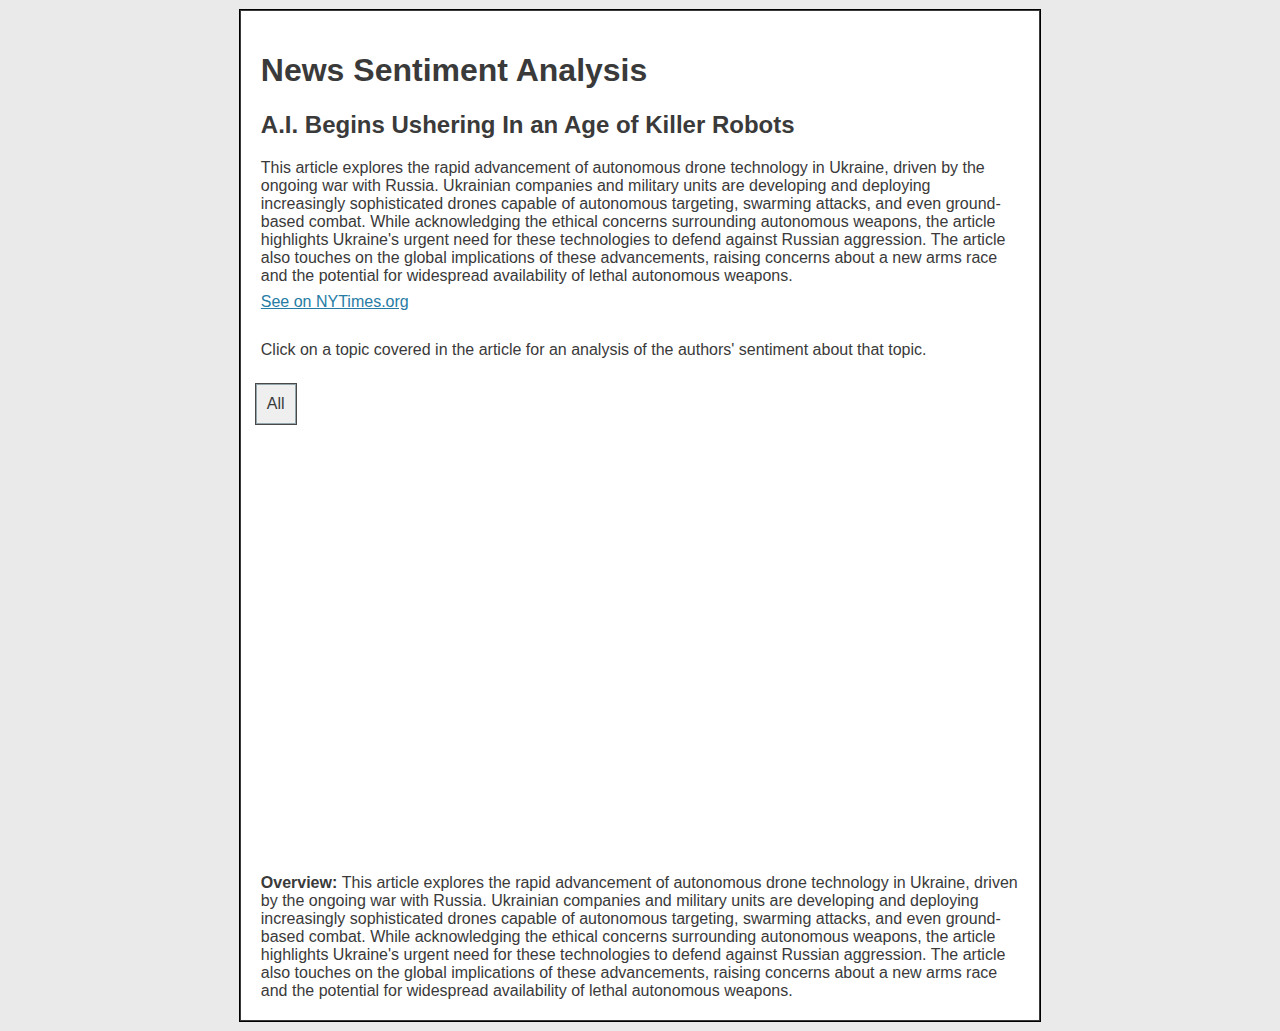
<file: sentiment-analysis.html>
<!DOCTYPE html>
<html lang="en" dir="ltr">
    <head>
        <meta charset="utf-8">
        <meta name="viewport" content="width=device-width, initial-scale=1.0">
        <meta name="description" content="Sentiment Analysis">
        <title>Sentiment Analysis</title>
        <script src="https://j3.healio.com/medialibrary/javascript/canvasjs.js"></script>
        <script src="https://ajax.googleapis.com/ajax/libs/jquery/3.7.1/jquery.min.js"></script>
        <style>
            * {
                color: #3a3a3a;
                font-family: 'Helvetica', sans-serif;
            }

            body {
                background: #eaeaea;
            }

            a {
                color: #267ca5;
            }

            p {
                margin: 0;
            }

            .container {
                background: white;
                border: 1px solid #3a3a3a;
                margin: 10px auto;
                outline: 1px solid black;
                padding: 20px;
                width: 60%;
            }

            .switch-buttons {
                margin: 25px 0;
            }

            .switch-buttons button {
                border: 1px solid #92a6ab;
                font-size: 16px;
                outline: 1px solid #4a4949;
                padding: 10px;
            }

            .switch-buttons button:hover {
                border: 1px solid black;
                cursor: pointer;
                opacity: .5;
            }

            .switch-buttons .overall {
                margin-left: -5px;
            }

            .overallSummary {
                margin-top: 450px;
            }

            .see-more {
              display: block;
              margin: 8px 0 30px;
            }

            @media only screen and (max-width: 1200px) {
                .container {
                    width: 95%;
                }
            }

            @media only screen and (max-width: 480px) {
                .container {
                    border: unset;
                    outline: unset;
                }

                .switch-buttons {
                    display: flex;
                    flex-wrap: wrap;
                    justify-content: center;
                }
            }
        </style>
    </head>
  <body>
    <div>
        <div class="container">
            <h1>News Sentiment Analysis</h1>
            <h2>A.I. Begins Ushering In an Age of Killer Robots</h2>
            <p class="summary"></p>
            <a href="https://www.nytimes.com/2024/07/02/technology/ukraine-war-ai-weapons.html" target="_blank" class="see-more">See on NYTimes.org</a>
            <p>Click on a topic covered in the article for an analysis of the authors' sentiment about that topic.</p>
            <div class="switch-buttons">
                <button class="overall">All</button>
            </div>
            <div id="chartContainer1"></div>
            <div class="overallSummary">
                <p class="overview"><b>Overview: </b></p>
            </div>
        </div>
    </div>

  <script>

    let output1 = {"entities": {"people": ["Oleksii Babenko", "Sasha Maslov", "Mykhailo Fedorov", "Stuart Russell", "Dev", "Viktor", "Rostyslav", "Yurii Klontsak", "Eric Schmidt", "Eveline Buchatskiy", "Oleksandr Yabchanka", "Anton Skrypnyk", "Serhii Kupriienko", "Alexander Kmentt"], "organizations": ["Vyriy", "New York Times", "United States", "China", "Russia", "Best Buy", "University of California, Berkeley", "92nd Assault Brigade", "Pixar", "DevDroid", "D3", "Helsing", "Da Vinci Wolves", "Roboneers", "Swarmer", "Amazon", "International Committee of the Red Cross", "U.N.", "Pentagon"], "locations": ["Kyiv", "Ukraine", "Russia", "Silicon Valley", "Donbas", "Bakhmut", "Vienna", "Austria"]}, "overview": "This article explores the rapid advancement of autonomous drone technology in Ukraine, driven by the ongoing war with Russia.  Ukrainian companies and military units are developing and deploying increasingly sophisticated drones capable of autonomous targeting, swarming attacks, and even ground-based combat. While acknowledging the ethical concerns surrounding autonomous weapons, the article highlights Ukraine's urgent need for these technologies to defend against Russian aggression.  The article also touches on the global implications of these advancements, raising concerns about a new arms race and the potential for widespread availability of lethal autonomous weapons.", "keywords": {"drugs": [], "specialties": ["artificial intelligence", "deep learning", "computer vision", "drone technology"], "insurance": [], "clinical": [], "misc": ["autonomous weapons", "killer robots", "warfare", "military technology", "innovation", "ethics of AI", "international law", "arms race"]}, "sentiment": {"overall": "Neutral", "shift": "No change", "explanation": "The article maintains a neutral tone throughout, presenting a balanced view of the development and deployment of autonomous weapons in Ukraine. While acknowledging the potential for these technologies to escalate conflict and the ethical dilemmas they pose, the article also highlights Ukraine's perspective, emphasizing their need to defend themselves against Russian aggression. The article avoids sensationalism and presents a nuanced perspective on a complex issue.", "mood": [{"name": "Informative", "color": "#6495ED", "percentage": "50%", "code": "2"}, {"name": "Concerned", "color": "#AA4A44", "percentage": "30%", "code": "3"}, {"name": "Determined", "color": "#228B22", "percentage": "20%", "code": "1"}]}, "themes": [{"topic": "Ukrainian Innovation", "summary": "The article highlights the ingenuity and adaptability of Ukrainian engineers and soldiers who are rapidly developing and deploying advanced drone technologies in response to the war with Russia.", "sentiment": "Positive", "mood": [{"name": "Innovative", "color": "#50C878", "percentage": "60%", "code": "1"}, {"name": "Determined", "color": "#228B22", "percentage": "30%", "code": "1"}, {"name": "Resourceful", "color": "#008000", "percentage": "10%", "code": "1"}]}, {"topic": "Military Necessity", "summary": "The article emphasizes Ukraine's reliance on these rapidly evolving technologies to level the playing field against a larger and better-equipped adversary.", "sentiment": "Neutral", "mood": [{"name": "Pragmatic", "color": "#7393B3", "percentage": "50%", "code": "2"}, {"name": "Urgent", "color": "#5F9EA0", "percentage": "30%", "code": "2"}, {"name": "Determined", "color": "#4CBB17", "percentage": "20%", "code": "1"}]}, {"topic": "Ethical Concerns", "summary": "The article acknowledges the ethical dilemmas surrounding autonomous weapons, particularly the potential for unintended consequences and the lack of human control over lethal decisions.", "sentiment": "Negative", "mood": [{"name": "Apprehensive", "color": "#880808", "percentage": "40%", "code": "3"}, {"name": "Concerned", "color": "#AA4A44", "percentage": "30%", "code": "3"}, {"name": "Uncertain", "color": "#6F8FAF", "percentage": "30%", "code": "2"}]}, {"topic": "Global Arms Race", "summary": "The article expresses concern that the rapid advancements in Ukraine could trigger a global arms race as nations seek to develop and acquire these potentially destabilizing technologies.", "sentiment": "Negative", "mood": [{"name": "Alarmed", "color": "#EE4B2B", "percentage": "50%", "code": "3"}, {"name": "Pessimistic", "color": "#A52A2A", "percentage": "30%", "code": "3"}, {"name": "Resigned", "color": "#6082B6", "percentage": "20%", "code": "2"}]}, {"topic": "International Regulation", "summary": "The article discusses the challenges of establishing international regulations for autonomous weapons, noting the lack of consensus and the geopolitical obstacles to reaching a binding agreement.", "sentiment": "Neutral", "mood": [{"name": "Skeptical", "color": "#89CFF0", "percentage": "60%", "code": "2"}, {"name": "Concerned", "color": "#AA4A44", "percentage": "40%", "code": "3"}]}, {"topic": "Autonomous Targeting", "summary": "The article describes the development of drones and other weapons systems that can autonomously identify and engage targets, using technologies like computer vision and deep learning.", "sentiment": "Neutral", "mood": [{"name": "Informative", "color": "#7393B3", "percentage": "70%", "code": "2"}, {"name": "Wary", "color": "#D22B2B", "percentage": "30%", "code": "3"}]}, {"topic": "Swarming Drones", "summary": "The article discusses the use of multiple drones operating in a coordinated manner to overwhelm defenses and carry out simultaneous attacks.", "sentiment": "Neutral", "mood": [{"name": "Inquisitive", "color": "#5F9EA0", "percentage": "60%", "code": "2"}, {"name": "Apprehensive", "color": "#800020", "percentage": "40%", "code": "3"}]}, {"topic": "Human-Machine Collaboration", "summary": "The article explores the evolving relationship between human operators and autonomous weapons, highlighting the potential for these technologies to augment human capabilities but also the risks of overreliance.", "sentiment": "Neutral", "mood": [{"name": "Curious", "color": "#ADD8E6", "percentage": "50%", "code": "2"}, {"name": "Wary", "color": "#D22B2B", "percentage": "50%", "code": "3"}]}, {"topic": "Future of Warfare", "summary": "The article suggests that the innovations emerging from the conflict in Ukraine offer a glimpse into the future of warfare, where autonomous weapons and artificial intelligence play increasingly prominent roles.", "sentiment": "Neutral", "mood": [{"name": "Uncertain", "color": "#6F8FAF", "percentage": "60%", "code": "2"}, {"name": "Intrigued", "color": "#5F9EA0", "percentage": "40%", "code": "2"}]}, {"topic": "Public Perception", "summary": "The article touches on the potential psychological impact of these technologies on both soldiers and the public, acknowledging the fear and uncertainty surrounding autonomous weapons.", "sentiment": "Negative", "mood": [{"name": "Anxious", "color": "#8B0000", "percentage": "50%", "code": "3"}, {"name": "Concerned", "color": "#AA4A44", "percentage": "30%", "code": "3"}, {"name": "Disturbed", "color": "#A52A2A", "percentage": "20%", "code": "3"}]}]}

    window.onload = function () {
  
    let overallSentiment = output1.sentiment
    $('.summary').text(output1.overview)
  
    let dataPoints = []
  
    let positiveMoods = overallSentiment.mood.filter(function(data){ return data.code == 1})
    let neutralMoods = overallSentiment.mood.filter(function(data){ return data.code == 2})
    let negativeMoods = overallSentiment.mood.filter(function(data){ return data.code == 3})
  
    for(i=0;i<positiveMoods.length;i++) {
      dataPoints.push({ y: positiveMoods[i].percentage.replace(/%/g, ''), label: positiveMoods[i].name, color:positiveMoods[i].color, tooltip: positiveMoods[i].percentage.replace(/%/g, '').toString() + '%'})
    }
  
    for(i=0;i<neutralMoods.length;i++) {
      dataPoints.push({ y: neutralMoods[i].percentage.replace(/%/g, ''), label: neutralMoods[i].name, color: neutralMoods[i].color, tooltip: neutralMoods[i].percentage.replace(/%/g, '').toString() + '%' })
    }
  
    for(i=0;i<negativeMoods.length;i++) {
      dataPoints.push({ y: negativeMoods[i].percentage.replace(/%/g, ''), label: negativeMoods[i].name, color: negativeMoods[i].color, tooltip: negativeMoods[i].percentage.replace(/%/g, '').toString() + '%' })
    }

    let chart = new CanvasJS.Chart("chartContainer1", {
      animationEnabled: true,
      title:{
        text: "A.I. Begins Ushering In an Age of Killer Robots",
        horizontalAlign: "left"
      },
      data: [{
        type: "doughnut",
        startAngle: 60,
        indexLabelFontSize: 17,
        indexLabel: "{label}",
        toolTipContent: "<b>{label}</b> - {tooltip}",
        dataPoints: dataPoints
      }]
    });
    chart.render();
  
      for(i=0;i<output1.themes.length;i++) {
        let theme = output1.themes[i].topic
        let sentiment = output1.themes[i].sentiment
        let summary = output1.themes[i].summary
        let mood = output1.themes[i].mood
        let button = document.createElement('button')
        button.classList.add('theme' + i)
        button.innerText = theme
        $('.switch-buttons').prepend(button)
  
        button.addEventListener('click', function(){
          let dataPoints = []
          positiveMoods = mood.filter(function(data){ return data.code == 1})
          neutralMoods = mood.filter(function(data){ return data.code == 2})
          negativeMoods = mood.filter(function(data){ return data.code == 3})
  
          for(j=0;j<positiveMoods.length;j++) {
            dataPoints.push({ y: positiveMoods[j].percentage.replace(/%/g, ''), label: positiveMoods[j].name, color:positiveMoods[j].color, tooltip: positiveMoods[j].percentage.replace(/%/g, '').toString() + '%' })
          }
  
          for(j=0;j<neutralMoods.length;j++) {
            dataPoints.push({ y: neutralMoods[j].percentage.replace(/%/g, ''), label: neutralMoods[j].name, color: neutralMoods[j].color, tooltip: neutralMoods[j].percentage.replace(/%/g, '').toString() + '%'})
          }
  
          for(j=0;j<negativeMoods.length;j++) {
            dataPoints.push({ y: negativeMoods[j].percentage.replace(/%/g, ''), label: negativeMoods[j].name, color: negativeMoods[j].color, tooltip: negativeMoods[j].percentage.replace(/%/g, '').toString() + '%'})
          }
  
          chart.options.data[0].dataPoints = dataPoints
          chart.options.title.text = theme
          chart.render()
  
          $('.overview').html('<b>Overview:</b> ' + summary)
        })
      }

      $('.overall').on('click', function(e){
        let dataPoints = []
  
        let positiveMoods = overallSentiment.mood.filter(function(data){ return data.code == 1})
        let neutralMoods = overallSentiment.mood.filter(function(data){ return data.code == 2})
        let negativeMoods = overallSentiment.mood.filter(function(data){ return data.code == 3})
    
        for(i=0;i<positiveMoods.length;i++) {
        dataPoints.push({ y: positiveMoods[i].percentage.replace(/%/g, ''), label: positiveMoods[i].name, color:positiveMoods[i].color, tooltip: positiveMoods[i].percentage.replace(/%/g, '').toString() + '%'})
        }
    
        for(i=0;i<neutralMoods.length;i++) {
        dataPoints.push({ y: neutralMoods[i].percentage.replace(/%/g, ''), label: neutralMoods[i].name, color: neutralMoods[i].color, tooltip: neutralMoods[i].percentage.replace(/%/g, '').toString() + '%' })
        }
    
        for(i=0;i<negativeMoods.length;i++) {
        dataPoints.push({ y: negativeMoods[i].percentage.replace(/%/g, ''), label: negativeMoods[i].name, color: negativeMoods[i].color, tooltip: negativeMoods[i].percentage.replace(/%/g, '').toString() + '%' })
        }

        chart.options.data[0].dataPoints = dataPoints
        chart.options.title.text = 'A.I. Begins Ushering In an Age of Killer Robots'
        chart.render()

        $('.overview').html('<b>Overview:</b> ' + output1.overview)
      })
    }

    $('.overallSummary .overview').append(output1.overview)
  
  </script>
  
  
  </body>
  </html>
</file>
<file: dictionary-app/css/style.css>
/* For mobile */
body {
  background: #071c42;
}

h1 {
  color: cornflowerblue;
  font-size: 20px;
  font-family: 'Lato', sans-serif;
  text-shadow: 2px 2px black;
  cursor: pointer;
  justify-content: center;
  margin: auto;
  margin-bottom: 20px;
  margin-top: 40px;
  border-top: 3px solid lightsteelblue;
  border-bottom: 3px solid lightsteelblue;
}

h2 {
  color: cornflowerblue;
  margin-bottom: 20px;
  font-size: 15px;
  font-family: 'Lato', sans-serif;
}
h2.description {
  width: 375px;
    margin: 0 auto;
    margin-bottom: 39px;
}

img {
  margin-bottom: 20px;
  cursor: pointer;
}
div {
  font-family: 'Noto Sans JP', sans-serif;
  font-weight: 100;
  font-size: 17px;
}
a {
  text-decoration: none;
  color: lightsteelblue;
}
.container {
  display: block;
  justify-content: center;
  align-items: center;
  text-align: center;
}
.card {
  width: 200px;
  height: 100px;
  border: 2px solid black;
  justify-content: center;
  align-items: center;
  background-color: #6495ed8f;
  border-top: 3px solid black;
  border-right: 3px solid black;
  border-left: 3px solid black;
  margin: auto;
  text-align: center;
  display: block;
  padding-top: 60px;
  font-size: 15px;
  padding: 10px;
}

audio {
margin: auto;
position: relative;
top: -90px;
justify-content: center;
display: block;
width: 200px;
height: 20px;
}

.definition {
  width: 200px;
  height: 140px;
  background-color: #c6c4b7;
  justify-content: center;
  align-items: center;
  text-align: center;
  position: relative;
  top: -90px;
  border-bottom: 3px solid black;
  border-right: 3px solid black;
  border-left: 3px solid black;
  border-top: 1px solid black;
  margin: auto;
  font-size: 15px;
  padding: 10px;
  flex-direction: column;
    display: flex;
}

.part-of-speech {
  font-style: italic;
  padding: 5px;
  padding-bottom: 15px;
  position: relative;
  top: -5px;
}

.definition-text {
  position: relative;
  top: -15px;
  margin: 5px;
  padding: 5px;
}

button {
  height: 25px;
  width: 150px;
  position: relative;
  right: -185px;
  top: -30px;
  margin: 40px;
}

.button-holder {
  position:relative;
  top: -20px;
}
div.pagination {
display: flex;
align-items: flex-end;
justify-content: space-between;

}
.carousel-button {
  text-align: center;
  color: black;
  justify-content: center;
  cursor: pointer;
  position: relative;
  font-size: 14px !important;
  padding: 5px;
  margin: 5px;
  font-weight: 400;
}

.previous {
  float: left;

}

.next {
  float: right;

}

.generate-button {
    margin: auto;
    justify-content: center;
    align-items: center;
    background-color: #c6c4b7;
    color: black;
    border: 1px solid #000000;
    width: 80%;
    text-align: center;
    cursor: pointer;
    font-size: 10px;
    padding-top: 10px;
    margin-bottom: 100px;
    cursor: pointer;
    border-radius: 5px;
}

#modal {
  background-color: rgba(0,0,0,0.4);
  position: fixed;
  top: 0;
  left: 0;
  height: 100%;
  width: 100%;
  z-index: 1;
  overflow: auto;
  display: none;
}

#modal-textbox {
  background-color: lightsteelblue;
  height: 230px;
  width: 260px;
  border-radius: 2px;
  margin: 150px auto;
  box-shadow: 0 2px 2px rgba(0,0,0,0.2);
  text-align: center;
  border-radius: 2px;
  font-family: 'Lato', sans-serif;
}

#modal-heading {
  font-size: 20px;
  text-shadow: 1px 1px black;
  margin-bottom: 10px;
}

#close {
position: relative;
left: 5px;
top: -30px;
cursor: pointer;
}

/* For desktop */
@media (min-width: 600px){
  h1 {
    font-size: 50px;
    margin-bottom: 30px;
  }

  h2 {
    font-size: 20px;
  }

  .card {
    width: 410px;
    height: 120px;
    padding-top: 30px;
    font-size: 20px;
  }

  audio {
  position: relative;
  top: -60px;
  width: 200px;
  height: 30px;
  }

  .definition {
    width: 410px;
    height: 150px;
    top: -60px;
    padding-top:30px;
    font-size: 20px;
  }



  .generate-button {
    width: 250px;
    margin-bottom: 80px;
    font-size: 20px;
    padding: 10px;
  }

  #modal-textbox {
    height: 300px;
    width: 550px;
    margin: 150px auto;
    font-size: 20px;
  }

  #modal-textbox > p {
    position: relative;
    top: -40px;
  }

  #close {
    margin-top: 50px;
    position: relative;
    left: -5px;
    top: -30px;
  }

  #modal-heading {
    font-size: 30px;
    padding: 10px;
    text-shadow: 1px 1px black;
    margin-bottom: 50px;
  }
}
</file>
<file: portfolio/style.css>
body {
  background: #080808;
  color: #b5b3af;
  font-family: 'Open Sans', helvetica, arial, sans-serif;
}
header {
  padding: 6%;
  border-bottom: 1px solid #b5b3af;
}
a:hover img {
  cursor: pointer;
}
#resume {
  color: #b5b3af;
  text-decoration: none;
  font-style: italic;
}
.square {
  display: flex;
  flex-wrap: wrap;
  justify-content: center;
  border-bottom: 1px solid #b5b3af;
}
.square a {
  display: block;
  margin: 5%;
  text-align: center;
}
.half-width {
  width: 50%;
}
.full-width {
  width: 100%;
}
#Amerimark,
#NCM,
#GA {
  width: 100%;
  padding: 6%;
  padding-bottom: 0;
}
footer img {
  width: 21%;
  margin-left: 2%;
}
footer {
  display: flex;
  align-items: center;
  background: black;
  color: #b5b3af;
}
#footer-bio {
  width: 45%;
  padding: 7%;
}
#footer-bio a {
  color: whitesmoke;
  background: linear-gradient(180deg, #2c2c2c, #0a0a0a);
  display: flex;
  align-items: center;
  padding: 1%;
  margin: 2%;
  border-radius: 9px;
  text-decoration: none;
}
#footer-bio a:hover {
  color: white;
  filter: brightness(30%);
}
footer #footer-bio img {
  width: 7%;
}
footer span {
  padding: 1px;
  margin-left: 2%;
  font-size: 20px;
}
@media only screen and (max-width: 750px){
  .half-width {
    width: 75%;
  }
  #footer-bio {
    width: 100%;
    font-size: 88%;
  }
}
</file>
<file: sandbox/style.css>
body {
  font-family: Helvetica;
}

div {
  height: 200px;
  width: 300px;
  margin: 10px;
}

.red {
  background: red;
}
.green {
  background: green;
}
.blue {
  background: blue;
}
.purple {
  background: purple;
  height: 100px;
  width: 200px;
  transform: rotate(100deg);
  position: relative;
  top: 20px;
}
.black {
  background: black;
  height: 80px;
  width: 80px;
  transform: rotate(170deg);
  position: relative;
  right: 10px;
}
.grey {
  background: grey;
  height: 80px;
  width: 80px;
  position: relative;
  left: 200px;
  top: 20px;
}
.yellow {
  background: yellow;
  height: 200px;
  width: 200px;
  border-radius: 100px;
  margin: 0 auto;
}
.cornflowerblue {
  background: cornflowerblue;
  display: flex;
  flex-direction: row;
  justify-content: space-around;
}
.lightgrey {
  background: lightgrey;
  height: 200px;
  width: 15px;
  position: relative;
  bottom: 10px;
}
</file>
<file: data-visualizations/neohio-natives/style.css>
html {
  overflow-x: hidden;
}
body {
  font-family: Helvetica;
  background-image: url('./images/bark.jpg');
  color: #5f2b07;
  width: 100%;
  margin: 0;
  overflow-x: hidden;
}
header {
  position: sticky;
  top: 0;
  background: #172709e8;
  border-bottom: 2px solid #415e22e6;
  text-shadow: 1px 1px #1e2712;
  color: #415e22e6;
  width: 96%;
  padding: 10px;
  margin: 0 auto;
  height: 118px;
}
header a {
  color: #7c8454;
}
footer {
  background: #172709e8;
  border-top: 2px solid #5f2b07;
  width: 102%;
  text-shadow: 1px 1px #1e2712;
  color: #f4a065;
  padding: 10px;
  width: 96%;
  margin: 0 auto;
}
footer span {
  font-size: 14px;
}
a {
  color: #f4a065;
  text-decoration: none;
  font-style: italic;
}
footer span:first-child {
  display: block;
  margin-top: 25px;
}
footer span:last-child {
  display: block;
  margin-top: 5px;
}
div.plant {
  border: 1px solid lightgrey;
  background-size: cover;
  box-shadow: 2px 2px 1px #354e35;
  margin: 8px;
}
div.plant:hover {
  cursor: pointer;
}
div.plant.large {
  margin: 29px;
}
div.plant.mid {
  margin: 13px;
}
div.small-photo-container div.plant {
  box-shadow: 1px 1px 1px #354e35;
  margin: 25px;
}
div.mid-photo-container div.plant {
  box-shadow: 1px 1px 1px #354e35;
}

div.plant:hover,
div.plant:focus {
  box-shadow: 1px 1px 1px white;
  border: 1px solid #354e35;
}
span.info {
  width: 100%;
  color: #ad9e59;
  padding: 7px;
  font-size: 14px;
  font-style: italic;
}
body.proportionate-body div.Solidago span.hover span.name, body.proportionate-body div.Solidago span.hover span.count, body.proportionate-body div.Viburnum span.hover span.name, body.proportionate-body div.Viburnum span.hover span.count  {
    font-size: 14px;
    height: 31px;
}

body.proportionate-body div.Amelanchier span.hover span.name, body.proportionate-body div.Amelanchier span.hover span.count, body.proportionate-body div.Cornus span.hover span.name, body.proportionate-body div.Cornus span.hover span.count {
  font-size: 14px;
  height: 31px;
}
body.proportionate-body div.Castanea span.hover span.name, body.proportionate-body div.Castanea span.hover span.count, body.proportionate-body div.Cornus span.hover span.name, body.proportionate-body div.Cornus span.hover span.count {
  font-size: 14px;
  height: 31px;
}
div.proportionate {
  display: none;
  flex-wrap: wrap;
  align-items: center;
}
div.proportionate-plant {
  border-radius: 100%;
  border: 1px solid lightgrey;
  background-size: cover;
  box-shadow: 2px 2px 1px #354e35;
  margin: 8px;
}
div.photo-container {
  width: 96%;
  margin: 0 auto;
  height: 100%;
  display: flex;
  flex-direction: row;
  flex-wrap: wrap;
  border-top: 2px solid #ad9e59;
  background: #25190dd6;
  padding: 8px;
  margin-bottom: -18px;
  justify-content: center;
}

div.mid-photo-container {
  width: 96%;
  margin: 0 auto;
  height: 100%;
  display: flex;
  flex-direction: row;
  flex-wrap: wrap;
  border-top: 2px solid #ad9e59;
  background: #25190dd6;
  padding: 8px;
  justify-content: center;
}

div.small-photo-container {
  width: 96%;
  margin: 0 auto;
  height: 100%;
  display: flex;
  flex-direction: row;
  flex-wrap: wrap;
  background: #25190dd6;
  padding: 8px;
  justify-content: center;
}

span {
  font-size: 16px;
}
span.label {
  font-size: 29px;
  font-family: 'Rowdies', cursive;
  font-weight: 300;
}
span.instruction {
  font-style: italic;
  font-size: 14px;
}
span.click {
  font-size: 14px;
  color: #ad9e59;
  height: fit-content;
  width: fit-content;
  background: #271d10;
  padding: 10px;
  border-radius: 5px;
  display: block;
  text-align: center;
  margin: 13px 3px;
  white-space: nowrap;
  border: 1px solid #040404;
}
div.view-changer {
  display: inline-flex;
margin: 0 auto;
width: 225px;
}
span.click:hover {
  cursor: pointer;
}

body.grid div.plant.large {
  width: 300px !important;
  height: 300px !important;
}

div.information {
  background: #778051;
  display: none;
  padding: 10px;
  padding-bottom: 0;
  height: fit-content;
  border: 1px solid #261b0f;
  top: 3%;
  position: fixed;
  z-index: 1;
  outline: 1px solid white;
  width: 50%;
}
div.modal-header {
  display: flex;
  align-items: flex-start;
  justify-content: space-between;
  background: #0a0404;
}
.genus, .species {
  margin-right: 4px;
}
.name-block {
  display: flex;
  flex-direction: column;
  margin: 10px;
}
div.information.showing {
  display: block;
}

img.thumbnail {
  width: 300px;
  object-fit: cover;
  float: right;
}
span.common {
  text-transform: capitalize;
}
span.number-statement {
  color: black;
  display: block;
  padding: 3%;
  padding-top: 0;
  border-top: 1px solid #030602;
}
span.close {
  cursor: pointer;
  font-size: 25px;
  float: right;
  margin: 0 10px;
  text-shadow: 1px 1px #262626;
  font-family: cursive;
}
a.more  {
  float: left;
}

div.plant {
  color: transparent;
}
div.photo-container div.plant span, div.less-large-photo-container div.plant span {
  display: block;
}
div.photo-container img.butterfly, div.less-large-photo-container img.butterfly {
  opacity: 0;
  float: left;
}
div.photo-container div.plant:hover span, div.less-large-photo-container div.plant:hover span,
div.photo-container div.plant:focus span, div.less-large-photo-container div.plant:focus span {
  color: black;
}
div.photo-container div.plant:hover img.butterfly, div.less-large-photo-container div.plant:hover img.butterfly,
div.photo-container div.plant:focus img.butterfly, div.less-large-photo-container div.plant:focus img.butterfly {
  opacity: 1;
}
div.photo-container span.count, div.less-large-photo-container span.count {
  padding: 7px;
}
div.photo-container div.plant:hover span.hover, div.less-large-photo-container div.plant:hover span.hover,
div.photo-container div.plant:focus span.hover, div.less-large-photo-container div.plant:focus span.hover {
  background: #ffffff87;
  height: 36px;
}
div.photo-container div.plant:hover span.name, div.less-large-photo-container div.plant:hover span.name,
div.photo-container div.plant:focus span.name, div.less-large-photo-container div.plant:focus span.name {
float: right;
margin-top: -44px;
margin-right: 4px;
}


div.plant {
  color: transparent;
}
body.proportionate-body div.mid-photo-container div.plant span.hover {
  width: 75px;
  height: fit-content;
}
body.proportionate-body div.mid-photo-container div.plant:hover span.hover,
body.proportionate-body div.mid-photo-container div.plant:focus span.hover {
border: 1px solid white;
}
div.mid-photo-container div.plant span{
  display: block;
}
div.mid-photo-container img.butterfly {
  opacity: 0;
  float: left;
}
div.mid-photo-container div.plant:hover span,
div.mid-photo-container div.plant:focus span{
  color: black;
  font-size: 12px;
}
div.mid-photo-container div.plant:hover img.butterfly,
div.mid-photo-container div.plant:focus img.butterfly  {
  opacity: 1;
  width: 22px;
}
div.mid-photo-container span.count {
  padding: 7px;
}
div.mid-photo-container div.plant:hover span.hover,
div.mid-photo-container div.plant:focus span.hover  {
  background: #ffffff87;
  height: fit-content;
}
div.mid-photo-container div.plant span.name {
margin-top: -15px;
margin-right: 4px;
display: none;
}
div.mid-photo-container div.plant:hover span.name,
div.mid-photo-container div.plant:focus span.name {
  display: block;
}

body.grid div.mid-photo-container div.plant {
  width: 150px !important;
  height: 150px !important;
}

div.small-photo-container img.butterfly {
  opacity: 0;
}
div.small-photo-container img.butterfly {
  opacity: 0;
  float: left;
}
div.small-photo-container div.plant:hover span,
div.small-photo-container div.plant:focus span{
  color: black;
  font-size: 12px;
  width: 150px;
  height: 150px;
}
div.small-photo-container div.plant:hover img.butterfly,
div.small-photo-container div.plant:focus img.butterfly  {
  opacity: 1;
  width: 22px;
}
div.small-photo-container span.count {
  padding: 7px;
}
div.small-photo-container div.plant:hover span.hover,
div.small-photo-container div.plant:focus span.hover {
  background: #ffffff87;
  height: fit-content;
  width: 70px;
  display: block;
}
body.proportionate-body div.small-photo-container div.plant:hover span.hover,
body.proportionate-body div.small-photo-container div.plant:focus span.hover {
    border: 1px solid white;
}
div.small-photo-container div.plant span.name {
margin-top: -15px;
margin-right: 4px;
}
body.grid div.small-photo-container div.plant {
  width: 70px !important;
  height: 70px !important;
}

#modal-backdrop {
  background: #00000094;
  position: fixed;
  top: 0;
  left: 0;
  right: 0;
  bottom: 0;
  display: none;
}

@media only screen and (max-width: 400px){

  div.information {
    width: 325px;
  }
  body {
    width: 94%;
    margin: 0 auto;
  }
  div.photo-container, div.mid-container, div.mid-photo-container, div.small-photo-container {
    justify-content: center;
    border: 0px;
    border-top: 2px solid #5f2b07;
  }
  header {
    height: 168px;
  }
  div.plant.large {
    margin: 10px;
  }
  div.plant.mid {
    margin: 8px;
  }
  div.plant.small {
    margin: 6px;
  }
}
</file>
<file: data-visualizations/webdata/style.css>
body {
  background: #080808;
  color: whitesmoke;
  font-family: 'Open Sans', helvetica, arial, sans-serif;
}
.image-container {
  display: flex;
  align-items: center;
  justify-content: center;
  flex-direction: column;
}
.caption {
  text-align: center;
}
.image-container img {
  margin: 0 auto;
}
</file>
<file: style.css>
@keyframes fadeIn {
    from {
        opacity: 0.2;
    }

    to {
        opacity: 1;
    }
}

@keyframes leftEnter {
    from {
        left: -50%;
    }

    to {
        left: 15px;
    }
}

@keyframes leftLeave {
    from {
        left: 15px;
    }

    to {
        left: -50%;
    }
}

body {
    margin: 0;
}

.home main {
    background: #c175753b;
}

body.home {
    background-image: url('./images/background-large.jpg');
    background-position: center;
    background-size: 100%;
}

body.home .landing-content {
    border-bottom: 4px solid #291f02;
    padding-left: 10%;
    width: 90%;
}

p,
h1,
h2,
h3,
h4,
a,
label,
input,
textarea,
.close {
    color: #291f02;
    font-family: 'Poppins', sans-serif;
    text-shadow: #f89ecb 1px 0 5px;
}

input[type="email"],
input[type="text"],
textarea {
    font-family: monospace;
}

nav ul {
    display: flex;
    flex-direction: column;
    justify-content: center;
    padding: 0;
    width: 100%;
}

nav ul li {
    list-style-type: none;
}

nav ul li a {
    font-size: 28px;
    line-height: 40px;
    margin: 20px 20px 20px 0;
    text-decoration: none;
}

nav ul li a:hover {
    font-size: 32px;
}

nav ul li a.active {
    text-decoration: underline;
}

h1,
h2 {
    width: fit-content;
}

h1 {
    font-size: 70px;
    margin-bottom: 0;
}

h2 {
    font-size: 34px;
    margin-top: 5px;
}

.project h2 {
    font-size: 28px;
    margin-bottom: 0px;
    margin-top: 20px;
}

.project .details {
    display: flex;
    flex-direction: row;
}

.project .details .link {
    display: flex;
    justify-content: flex-end;
    width: 70%;
}

.project img {
    background: white;
    border: 1px solid #2a1f02;
    margin-top: 15px;
    min-width: 285px;
    object-fit: contain;
    padding: 8px;
    width: 60%;
}

.portfolio .inner-container {
    margin: 0 auto;
    width: 95%;
}

form {
    display: flex;
    flex-direction: column;
    width: 630px;
}

input {
    height: 30px;
    width: 300px;
}

textarea {
    height: 100px;
    margin-bottom: 30px;
}

input,
textarea {
    background: #f8efef;
    border: 1px solid #2a1f02;
}

label,
input[type="submit"] {
    font-size: 18px;
}

input[type="submit"] {
    background: #2a1f02;
    border-radius: 4px;
    color: #f8efef;
    font-size: 16px;
    height: 48px;
    width: 250px;
}

input[type="submit"]:hover {
    cursor: pointer;
}

footer img {
    display: block;
    filter: brightness(0) saturate(100%) invert(13%) sepia(65%) saturate(503%) hue-rotate(7deg) brightness(92%) contrast(103%);
    margin: 50px auto;
    width: 30px;
}

footer img:hover {
    width: 32px;
}


.landing-content {
    border-bottom: 4px solid #291f02;
    border-top: 4px solid #291f02;
    margin: 0 auto;
    margin-top: 40px;
    min-height: 500px;
    padding-bottom: 20px;
    width: 100%;
}

.name-email {
    display: flex;
    flex-direction: row;
    margin-bottom: 20px;
}

.name-email .form-group:first-of-type {
    margin-right: 20px;
}

.form-group {
    display: flex;
    flex-direction: column;
}

.error-message,
.success-message {
    display: none;
}

.contact h2 {
    margin-bottom: 15px;
}

.about nav ul,
.contact nav ul,
.experience nav ul,
.portfolio nav ul {
    display: flex;
    flex-direction: row;
}

.about .landing-content {
    padding: 0 !important;
}

.about .landing-content .selfie {
    border-bottom: 4px solid #2a1f02;
    border-left: 2px solid #2a1f02;
    border-right: 2px solid #2a1f02;
    border-top: 3px solid #2a1f02;
    margin-left: 50px;
    object-fit: cover;
    outline: 1px solid #d083d0;
    max-width: 300px;
    min-width: 240px;
}

.about .landing-content .linkedin {
    width: 20px;
}

.about .landing-content p {
    display: block;
}

.about .inner-container {
    display: flex;
    flex-direction: row;
    justify-content: center;
    margin: 50px auto;
    width: 70%;
}

.about .landing-content .inner-container p:first-of-type {
    margin-top: 0;
}

.about h1,
.contact h1,
.experience h1,
.portfolio h1 {
    margin: 0 auto;
}

.about header h1 a,
.contact header h1 a,
.experience header h1 a,
.portfolio header h1 a {
    text-decoration: none;
}

.about nav li a:hover ,
.contact nav li a:hover,
.experience nav li a:hover,
.portfolio nav li a:hover {
    font-size: 28px;
}

.about nav li a,
.contact nav li a,
.experience nav li a,
.portfolio nav li a {
    border-right: 1px solid #2a1f02;
    padding-right: 10px;
}

.about nav li:last-of-type a,
.contact nav li:last-of-type a,
.experience nav li:last-of-type a,
.portfolio nav li:last-of-type a {
    border-right: none;
}

.experience .inner-container {
    margin: 20px auto;
    width: 90%;
}

.experience .work-columns {
    display: flex;
}

.experience .work-columns .full-time {
    width: 100%;
}

.experience .work-columns .freelance {
    margin-left: 40px;
    width: 60%;
}

.work-experience h2 {
    margin-bottom: 15px;
}

.experience-listing {
    margin-bottom: 30px;
}

.experience-listing h3,
.experience-listing h4 {
    margin: 0 0 5px 0;
}

.contact .inner-container {
    margin: 25px auto;
    width: 630px;
}

.mobile-nav {
    display: none;
}

.hamburger {
    display: flex;
    flex-direction: column;
    margin: 15px;
}

.hamburger div {
    background: #2a1f02;
    box-shadow: 1px 1px 2px #f89ecb;
    height: 5px;
    margin-top: 5px;
    width: 30px;
}

.close {
    display: none;
    font-size: 30px;
    font-weight: bold;
    margin: 15px;
}

.contact-details {
    margin-top: 35px;
}

.mobile-nav nav {
    background: white;
    box-shadow: 1px 1px 2px #2a1f02;
    left: -50%;
    position: absolute;
    top: 55px;
    z-index: 1;
}

nav.show {
    animation-duration: 0.5s;
    animation-name: leftEnter;
    left: 15px;
}

nav.hide {
    animation-duration: 0.5s;
    animation-name: leftLeave;
}

.sentiment-analysis {
    margin-bottom: 30px;
    padding-bottom: 30px;
    border-bottom: 1px dashed #fdd1e6;
}

@media only screen and (max-width: 991px) {
    .project .details {
        flex-direction: column;
    }

    .project .details .link {
        justify-content: unset;
    }

    .about .inner-container {
        width: 90%;
    }
}

@media only screen and (max-width: 748px) {

    header {
        align-items: center;
        display: flex;
        height: 70px;
        margin-bottom: -15px;
        position: relative;
        top: 8px;
    }

    .about .landing-content .inner-container {
        flex-direction: column;
        margin: 25px auto;
        width: 90%;
    }

    .about .landing-content .selfie {
        margin-left: 0;
    }

    .mobile-nav {
        display: block;
    }

    .desktop-nav {
        display: none;
    }

    .about nav ul,
    .experience nav ul,
    .portfolio nav ul,
    .contact nav ul {
        flex-direction: column;
        margin-bottom: 0;
    }

    .about nav ul li,
    .experience nav ul li,
    .portfolio nav ul li,
    .contact nav ul li {
        border-bottom: 1px solid #2a1f02;
        padding-left: 8px;
    }

    .about nav ul li a,
    .experience nav ul li a,
    .portfolio nav ul li a,
    .contact nav ul li a {
        border-right: none;
        display: block;
        margin: 5px 15px 5px 5px;
        padding-right: 0;
        width: 100%;
    }

    .hamburger div {
        height: 8px;
        width: 50px;
    }
}

@media only screen and (max-width: 585px) {
    body:not(.home) h1 {
        font-size: 45px;
    }
}

@media only screen and (max-width: 480px) {
    body.home {
        background: #c175753b;
    }

    body.home .landing-content {
        width: 90%;
    }

    h2 {
        font-size: 28px;
    }

    header {
        align-items: unset;
        height: 30px;
        margin-bottom: unset;
        position: unset;
    }

    .hamburger div {
        height: 5px;
        width: 30px;
    }

    body:not(.home) h1 {
        float: right;
        font-size: 40px;
        position: absolute;
        right: 35px;
        top: 3px;
    }

    .project img,
    .project .details .link {
        width: 100%;
    }

    .experience .work-columns {
        flex-direction: column;
    }

    .experience .work-columns .freelance {
        margin-left: 0;
        width: 100%;
    }

    .about .landing-content .selfie {
        margin-left: 0;
        width: 100%;
    }

    .about .landing-content .inner-container {
        flex-direction: column;
        margin: 25px auto;
        width: 90%;
    }

    .about .text {
        margin-bottom: 10px;
    }

    .name-email {
        flex-direction: column;
    }

    textarea {
        width: 300px;
    }

    .contact .inner-container,
    .contact form {
        width: 90%;
    }
}
</file>
